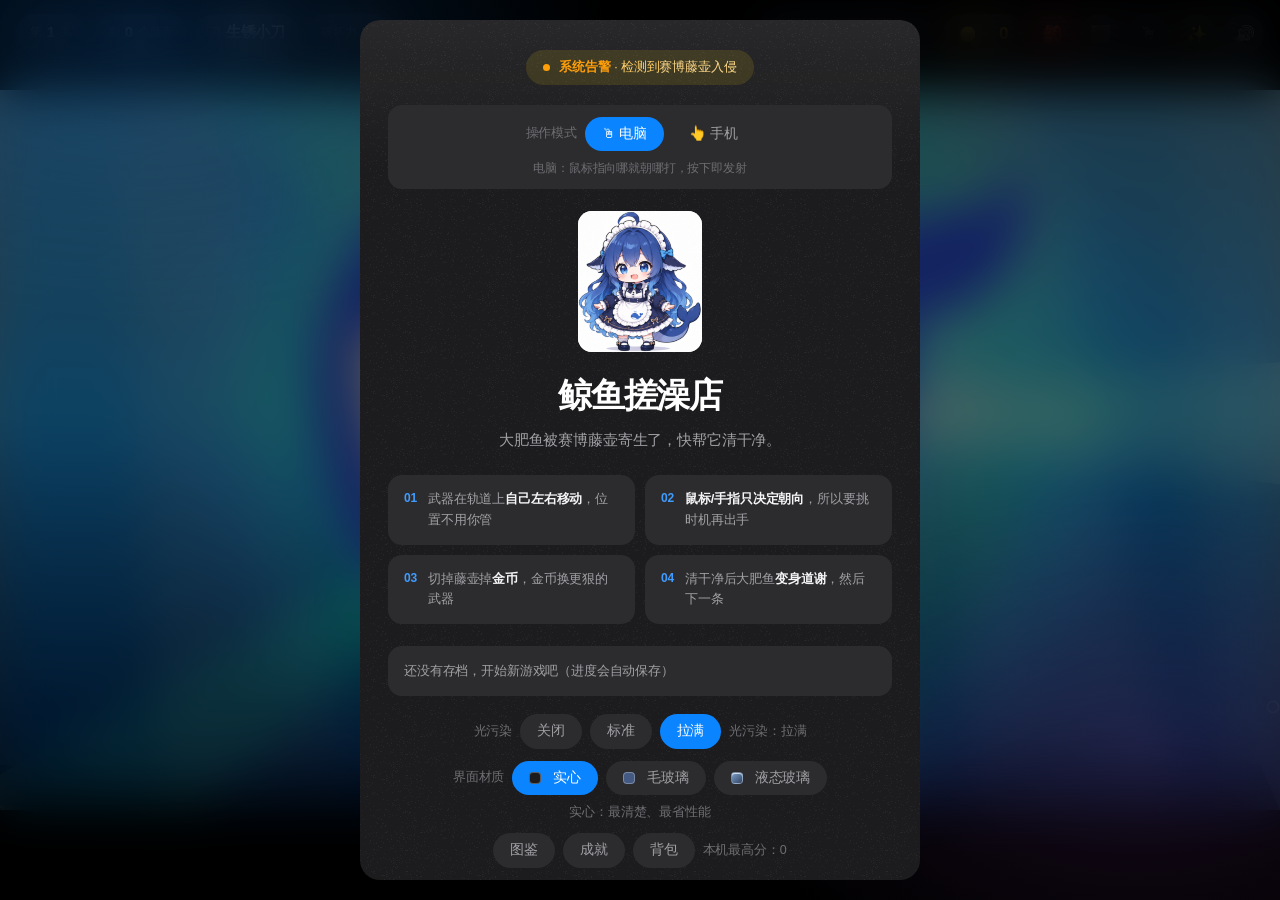
<file: index.html>
<!doctype html>
<html lang="zh-CN">
<head>
<meta charset="utf-8">
<meta name="viewport" content="width=device-width, initial-scale=1, maximum-scale=1, user-scalable=no">
<title>鲸鱼搓澡店 · Whale Spa</title>
<link rel="stylesheet" href="css/style.css">
</head>
<body>

<div id="app">
  <canvas id="stage"></canvas>

  <!-- 液态玻璃用的 SVG 滤镜（不可见；feDisplacementMap 做真实折射） -->
  <svg class="lgdefs" aria-hidden="true" focusable="false">
    <defs>
      <!-- 主折射：分形噪声 → 平滑 → 位移 -->
      <filter id="lg-dist" x="-15%" y="-15%" width="130%" height="130%" color-interpolation-filters="sRGB">
        <feTurbulence type="fractalNoise" baseFrequency="0.0055 0.0055" numOctaves="2" seed="11" result="noise" />
        <feGaussianBlur in="noise" stdDeviation="3.2" result="softNoise" />
        <feDisplacementMap in="SourceGraphic" in2="softNoise" scale="26"
          xChannelSelector="R" yChannelSelector="G" />
      </filter>
      <!-- 轻折射：给 HUD 小胶囊用，尺度更小、更省 -->
      <filter id="lg-dist-sm" x="-20%" y="-20%" width="140%" height="140%" color-interpolation-filters="sRGB">
        <feTurbulence type="fractalNoise" baseFrequency="0.02 0.02" numOctaves="1" seed="4" result="n2" />
        <feGaussianBlur in="n2" stdDeviation="2" result="s2" />
        <feDisplacementMap in="SourceGraphic" in2="s2" scale="7"
          xChannelSelector="R" yChannelSelector="G" />
      </filter>
    </defs>
  </svg>

  <!-- ------------------------------------------------------------------ HUD -->
  <div class="hud">
    <div class="hud-left">
      <div class="pill"><span class="k">第</span><b id="round">1</b><span class="k">关</span></div>
      <div class="pill"><span class="k">剩</span><b id="left">0</b><span class="k">个藤壶</span></div>
      <div class="pill"><span class="k">刀</span><b id="knifeName">生锈小刀</b></div>
      <div class="pill power" id="powerPill">
        <span class="k">破坏力</span><b id="power">0</b><i id="powerDelta" class="pdelta"></i>
      </div>
      <div class="pill combo"><b id="combo"></b><span id="comboTier" class="ctier"></span></div>
    </div>
    <div class="hud-right">
      <div class="airwrap" title="氧气：用完这轮就结束">
        <span class="airlabel">氧气</span>
        <div class="airbar"><i id="airFill"></i></div>
        <b id="airSecs">0s</b>
      </div>
      <div class="coinbox"><span class="coin">🪙</span><b id="coins">0</b></div>
      <button id="btnDev" class="icobtn hidden" title="开发者控制台（只在 ?dev=1 时出现）">🛠</button>
      <button id="btnBag" class="icobtn" title="背包：查看并切换武器">🎒</button>
      <button id="btnMat" class="icobtn" title="材质：实心 / 毛玻璃 / 液态玻璃">⬛</button>
      <button id="btnMode" class="icobtn" title="操作模式：PC / 手机">🖱</button>
      <button id="btnFx" class="icobtn" title="光污染模式：点击切换 关闭 / 标准 / 拉满">✨</button>
      <button id="btnSound" class="icobtn" title="音效开关">🔇</button>
    </div>
  </div>

  <!-- ------------------------------------------------------------------ title -->
  <div id="title" class="overlay show">
    <div class="panel">
      <div class="alertbar">
        <span class="alertdot"></span>
        <span><b>系统告警</b> · 检测到<em>赛博藤壶入侵</em></span>
      </div>
      <div class="moderow" id="moderow">
        <span class="modelab">操作模式</span>
        <button id="btnModePc" class="fxbtn on" data-mode="pc">🖱 电脑</button>
        <button id="btnModeTouch" class="fxbtn" data-mode="touch">👆 手机</button>
        <span id="modeInfo" class="fxnow">电脑：鼠标指向哪就朝哪打</span>
      </div>
      <img id="portrait" alt="鲸鱼女仆" class="portrait">
      <h1>鲸鱼搓澡店</h1>
      <p class="tag">大肥鱼被赛博藤壶寄生了，快帮它清干净。</p>
      <div class="briefgrid">
        <div class="bcell"><span class="bnum">01</span><span>武器在轨道上<b>自己左右移动</b>，位置不用你管</span></div>
        <div class="bcell"><span class="bnum">02</span><span><b>鼠标/手指只决定朝向</b>，所以要挑时机再出手</span></div>
        <div class="bcell"><span class="bnum">03</span><span>切掉藤壶掉<b>金币</b>，金币换更狠的武器</span></div>
        <div class="bcell"><span class="bnum">04</span><span>清干净后大肥鱼<b>变身道谢</b>，然后下一条</span></div>
      </div>
      <div id="saveInfo" class="saveinfo"></div>
      <div class="fxrow">
        <span class="fxlab">光污染</span>
        <button id="btnFxTitle" class="fxbtn" data-fx="off">关闭</button>
        <button id="btnFxTitle2" class="fxbtn" data-fx="normal">标准</button>
        <button id="btnFxTitle3" class="fxbtn" data-fx="max">拉满</button>
        <span id="fxInfo" class="fxnow">光污染：拉满</span>
      </div>
      <div class="matrow">
        <span class="fxlab">界面材质</span>
        <button id="btnMat1" class="fxbtn on" data-mat="solid"><i class="matsample s-solid"></i>实心</button>
        <button id="btnMat2" class="fxbtn" data-mat="glass"><i class="matsample s-glass"></i>毛玻璃</button>
        <button id="btnMat3" class="fxbtn" data-mat="liquid"><i class="matsample s-liquid"></i>液态玻璃</button>
        <span id="matInfo" class="fxnow">实心：最清楚、最省性能</span>
      </div>
      <div class="fxrow">
        <button id="btnCodexTitle" class="fxbtn">图鉴</button>
        <button id="btnAchvTitle" class="fxbtn">成就</button>
        <button id="btnBagTitle" class="fxbtn">背包</button>
        <span id="bestInfo" class="fxnow">本机最高分：0</span>
      </div>
      <button id="btnContinue" class="primary hidden">继续上次的进度</button>
      <button id="btnStart" class="primary">开始救援</button>
      <button id="btnWipe" class="ghost small hidden">删除存档（全部重置）</button>
      <p class="hint">进度自动保存在本机；换浏览器或清缓存会丢失。</p>
    </div>
  </div>

  <!-- ------------------------------------------------------------------ codex -->
  <div id="codex" class="overlay">
    <div class="panel wide">
      <header class="shophead">
        <h2>图鉴</h2>
        <div class="wallet" id="codexWallet">🪙 <b id="codexCoins">0</b></div>
      </header>
      <div class="codectabs">
        <button id="tab_types" class="fxbtn on" data-tab="types">藤壶图鉴</button>
        <button id="tab_items" class="fxbtn" data-tab="items">掉落物</button>
        <button id="tab_achv" class="fxbtn" data-tab="achv">成就</button>
        <button id="tab_hall" class="fxbtn" data-tab="hall">🏛 名人堂</button>
      </div>
      <div class="shopscroll" id="codexBody"></div>
      <div class="shopfoot">
        <button id="btnCodexClose" class="primary">返回</button>
      </div>
    </div>
  </div>

  <!-- ------------------------------------------------------------------ report -->
  <div id="report" class="overlay">
    <div class="panel report-panel">
      <h2>战绩图</h2>
      <p class="reporttip">保存下来发出去，让它们看看谁才是正统。</p>
      <div id="reportShot" class="reportshot"></div>
      <div class="fxrow">
        <a id="reportSave" class="fxbtn" download="whale-report.png">💾 保存图片</a>
        <button id="btnReportClose" class="fxbtn">关闭</button>
      </div>
    </div>
  </div>

  <!-- ------------------------------------------------------------------ ending -->
  <div id="ending" class="overlay">
    <div class="panel ending-panel">
      <div class="endingbadge">入侵已压制</div>
      <h2 id="endingTitle">评论区干净了</h2>
      <div class="endingtext" id="endingText"></div>
      <div class="endingstats" id="endingStats"></div>
      <p class="endingunlock" id="endingUnlock"></p>
      <button id="btnEnding" class="primary">继续 →</button>
    </div>
  </div>

  <!-- ------------------------------------------------------------------ bag -->
  <div id="bag" class="overlay">
    <div class="panel wide">
      <header class="shophead">
        <h2>背包</h2>
        <div class="wallet">🪙 <b id="bagCoins">0</b></div>
      </header>
      <div class="shoptabs" id="bagTabs">
        <button class="stab on" data-btab="weapon">武器</button>
        <button class="stab" data-btab="perk">特质</button>
        <button class="stab" data-btab="up">道具</button>
        <button class="stab" data-btab="item">收藏</button>
      </div>
      <div class="shopscroll" id="bagBody"></div>
      <div class="shopfoot">
        <button id="btnBagClose" class="primary">返回</button>
      </div>
    </div>
  </div>

  <!-- 一刀多杀播报（三角洲那种干净利落的） -->
  <div id="mkBadge" class="mkbadge"><b></b><i></i></div>

  <!-- 成就 / 收集 弹条 -->
  <div id="toast" class="toast"></div>

  <!-- ------------------------------------------------------------------ story -->
  <div id="story" class="overlay">
    <div class="panel story-panel">
      <div class="storyhead">
        <span class="storywave" id="storyWave">第 5 波</span>
        <span class="storykind">大肥鱼 · 通讯接入</span>
      </div>
      <h2 id="storyTitle">标题</h2>
      <p class="storytext" id="storyText">正文</p>
      <button id="btnStory" class="primary">继续清理 →</button>
    </div>
  </div>

  <!-- ------------------------------------------------------------------ shop -->
  <div id="shop" class="overlay">
    <div class="panel wide">
      <header class="shophead">
        <h2>结算 · 换更好的武器</h2>
        <div class="wallet">🪙 <b id="shopCoins">0</b></div>
      </header>

      <div class="invasion" id="invasion">
        <div class="invlabel">
          <span>🧬 赛博藤壶入侵清除度</span>
          <b id="invPct">0%</b>
        </div>
        <div class="invbar"><i id="invFill"></i></div>
        <div class="invsub" id="invSub">已清理 0 波</div>
      </div>

      <div class="shoptabs" id="shopTabs">
        <button class="stab on" data-stab="trend">热搜</button>
        <button class="stab" data-stab="gacha">抽卡</button>
        <button class="stab" data-stab="knife">武器</button>
        <button class="stab" data-stab="perk">特质</button>
        <button class="stab" data-stab="up">道具</button>
      </div>

      <div class="shopscroll" id="shopScroll" data-active="trend">
        <section class="shopsec" data-sec="trend">
          <p class="sechint">根据你这一局干了什么，实时生成的假热搜。</p>
          <div id="trendList" class="trend"></div>
        </section>

        <section class="shopsec" data-sec="gacha">
          <p class="sechint">
            <b>剑 / 电锯 / 一只更大的藤壶</b>这类能贯穿的武器，商店不卖，<b>只能抽</b>。<br>
            SSR 只出穿刺武器，绝不会抽到普通刀。连抽 20 次没出 SSR 必出一次。
          </p>
          <div class="gacharow">
            <button id="btnGacha1" class="fxbtn">单抽 · 🪙150</button>
            <button id="btnGacha10" class="fxbtn gold">十连 · 🪙1350<span class="sub2">必出 SR 以上</span></button>
          </div>
          <div id="gachaPity" class="gachapity"></div>
          <div id="gachaLog" class="gachalog"></div>
        </section>

        <section class="shopsec" data-sec="knife">
          <p class="sechint">商店只有这些不贯穿的刀。想要剑就去抽卡。</p>
          <div id="knifeList" class="cards"></div>
        </section>

        <section class="shopsec" data-sec="perk">
          <p class="sechint">买了就一直有，带专属特效。</p>
          <div id="perkList" class="cards perks"></div>
        </section>

        <section class="shopsec" data-sec="up">
          <p class="sechint">数值型升级，每级都立刻生效。</p>
          <div id="upgradeList" class="cards upgrades"></div>
        </section>
      </div>

      <p id="saveState" class="savestate"></p>
      <div class="shopfoot">
        <button id="btnResume" class="primary">下一条鲸鱼 →</button>
        <button id="btnBagShop" class="ghost">背包</button>
        <button id="btnCodex" class="ghost">图鉴</button>
        <button id="btnReport" class="ghost">战绩图</button>
        <button id="btnRestart" class="ghost">重新开始</button>
        <button id="btnWipe2" class="ghost">删除存档</button>
      </div>
    </div>
  </div>
</div>

<script src="js/rules.js"></script>
<script src="js/lore.js"></script>
<script src="js/save.js"></script>
<script src="js/assets.js"></script>
<script src="js/weapons.js"></script>
  <script src="js/gameart.js"></script>
  <script src="js/juice.js"></script>
<script src="js/game.js"></script>
</body>
</html>
</file>
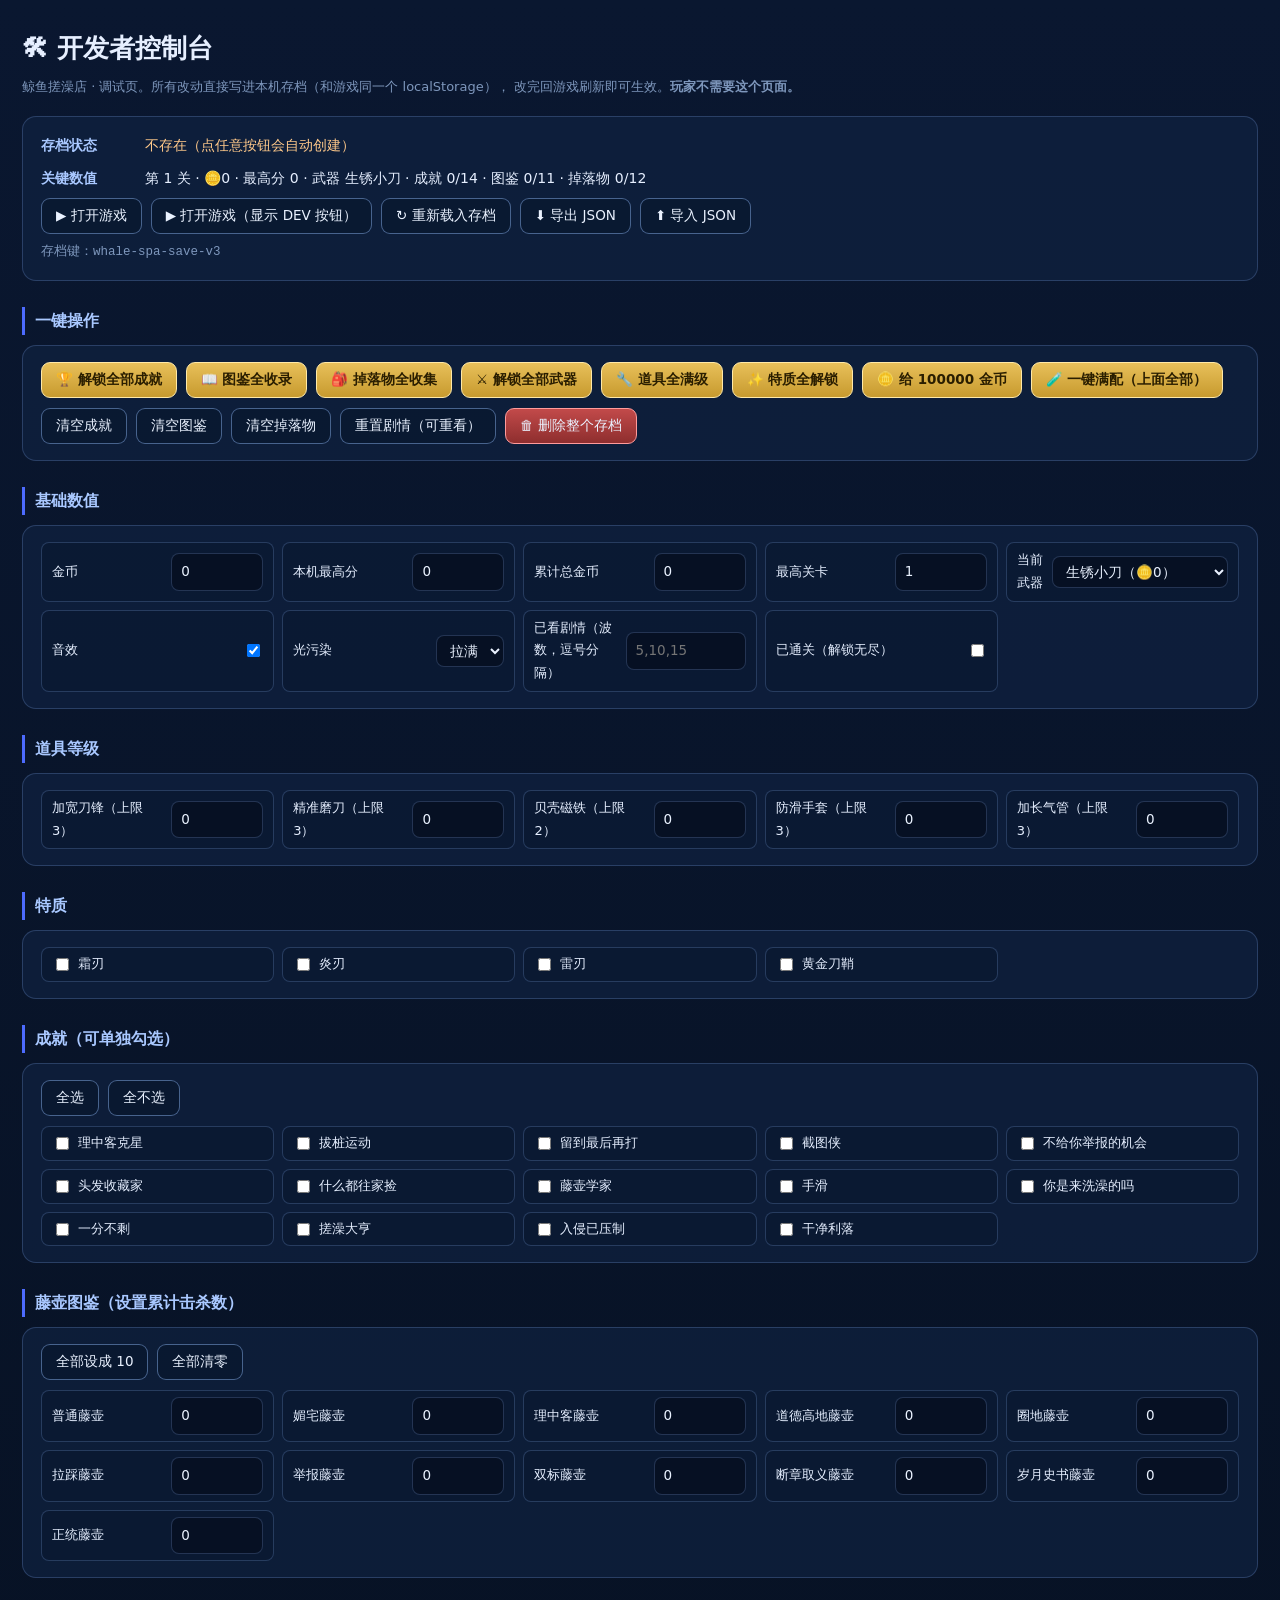
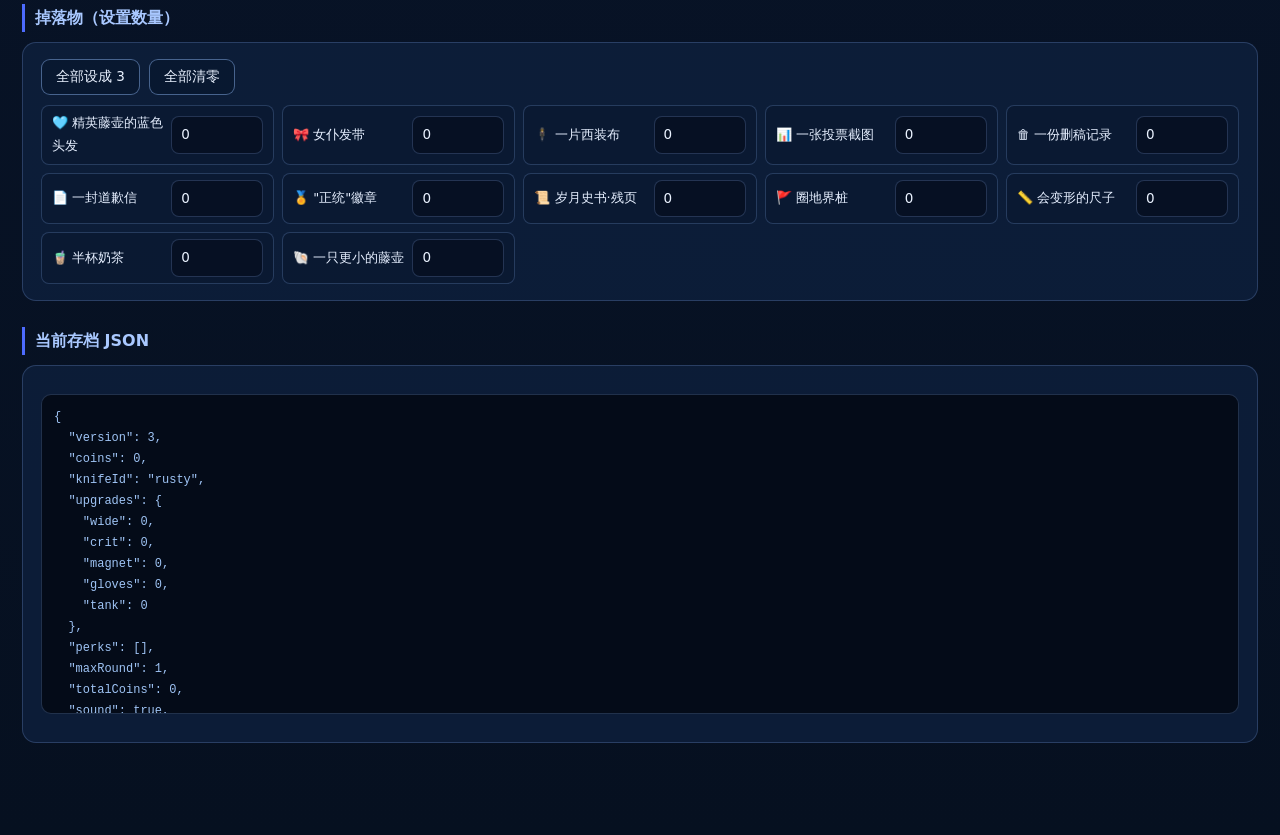
<file: dev.html>
<!doctype html>
<html lang="zh-CN">
<head>
<meta charset="utf-8">
<meta name="viewport" content="width=device-width, initial-scale=1">
<title>开发者控制台 · 鲸鱼搓澡店</title>
<style>
  :root { --line: rgba(140,180,255,.22); --gold: #FFD45E; }
  * { box-sizing: border-box; }
  body {
    margin: 0; padding: 26px 22px 80px;
    background: linear-gradient(180deg, #0A1730, #061020);
    color: #E6EFFF; font: 14px/1.75 "Segoe UI", system-ui, "Microsoft YaHei", sans-serif;
  }
  h1 { margin: 0 0 4px; font-size: 26px; }
  h2 { margin: 26px 0 10px; font-size: 16px; color: #A9C8FF; border-left: 3px solid #4D6BFE; padding-left: 10px; }
  .sub { color: #7E97BC; font-size: 13px; margin-bottom: 18px; }
  .card {
    background: rgba(16,34,64,.72); border: 1px solid var(--line);
    border-radius: 14px; padding: 16px 18px; margin-bottom: 14px;
  }
  .row { display: flex; flex-wrap: wrap; gap: 9px; align-items: center; }
  button {
    background: linear-gradient(180deg, rgba(70,110,200,.95), rgba(40,70,150,.95));
    border: 1px solid rgba(150,190,255,.45); color: #EAF2FF;
    border-radius: 9px; padding: 8px 14px; font-size: 13.5px; cursor: pointer;
    font-family: inherit;
  }
  button:hover { filter: brightness(1.18); }
  button.gold { background: linear-gradient(180deg, #E8C05A, #C79A2E); color: #2A1E00; font-weight: 700; border-color: #FFE9A8; }
  button.red { background: linear-gradient(180deg, #C24A4A, #8E2E2E); border-color: #FF9B9B; }
  button.ghost { background: rgba(8,22,44,.6); }
  input[type=number], input[type=text], select {
    background: rgba(6,16,34,.85); border: 1px solid var(--line); color: #EAF2FF;
    border-radius: 8px; padding: 6px 9px; font: inherit; font-size: 13.5px;
  }
  input[type=number] { width: 92px; }
  input[type=text] { width: 120px; }
  label.chk { display: inline-flex; align-items: center; gap: 6px; font-size: 13px;
    background: rgba(8,22,44,.5); border: 1px solid var(--line); border-radius: 8px; padding: 5px 10px; cursor: pointer; }
  label.chk input { accent-color: #4D6BFE; }
  .grid { display: grid; grid-template-columns: repeat(auto-fill, minmax(230px, 1fr)); gap: 8px; }
  .itemrow { display: flex; align-items: center; gap: 8px; font-size: 13px;
    background: rgba(8,22,44,.5); border: 1px solid var(--line); border-radius: 8px; padding: 6px 10px; }
  .itemrow span.n { flex: 1; }
  .status { position: fixed; right: 16px; bottom: 16px; max-width: 420px;
    background: rgba(20,46,30,.95); border: 1px solid rgba(120,230,160,.5);
    border-radius: 10px; padding: 10px 14px; font-size: 13px; color: #CFF5DD;
    opacity: 0; transition: opacity .25s; pointer-events: none; }
  .status.on { opacity: 1; }
  .status.bad { background: rgba(52,20,20,.95); border-color: rgba(255,140,140,.5); color: #FFD6D6; }
  pre { background: rgba(4,10,22,.9); border: 1px solid var(--line); border-radius: 10px;
    padding: 12px; font-size: 12px; color: #9FC4F5; overflow: auto; max-height: 320px; }
  a { color: #8FC0FF; }
  .hint { font-size: 12.5px; color: #7E97BC; margin-top: 6px; }
  .warn { font-size: 13px; color: #FFC98A; margin-bottom: 8px; }
  .kv { display: flex; gap: 8px; align-items: center; margin-bottom: 8px; flex-wrap: wrap; }
  .kv > b { width: 96px; color: #A9C8FF; font-weight: 600; }
</style>
</head>
<body>

<h1>🛠 开发者控制台</h1>
<div class="sub">
  鲸鱼搓澡店 · 调试页。所有改动直接写进本机存档（和游戏同一个 localStorage），
  改完回游戏刷新即可生效。<b>玩家不需要这个页面。</b>
</div>

<div class="card">
  <div class="kv"><b>存档状态</b><span id="saveStatus">读取中…</span></div>
  <div class="kv"><b>关键数值</b><span id="saveSummary">—</span></div>
  <div class="row">
    <button class="ghost" onclick="location.href='index.html'">▶ 打开游戏</button>
    <button class="ghost" onclick="location.href='index.html?dev=1'">▶ 打开游戏（显示 DEV 按钮）</button>
    <button class="ghost" id="btnReload">↻ 重新载入存档</button>
    <button class="ghost" id="btnExport">⬇ 导出 JSON</button>
    <button class="ghost" id="btnImport">⬆ 导入 JSON</button>
  </div>
  <div class="hint">存档键：<code id="saveKey">—</code></div>
</div>

<h2>一键操作</h2>
<div class="card">
  <div class="row">
    <button class="gold" id="btnUnlockAllAchv">🏆 解锁全部成就</button>
    <button class="gold" id="btnFillCodex">📖 图鉴全收录</button>
    <button class="gold" id="btnFillItems">🎒 掉落物全收集</button>
    <button class="gold" id="btnAllWeapons">⚔ 解锁全部武器</button>
    <button class="gold" id="btnMaxUpgrades">🔧 道具全满级</button>
    <button class="gold" id="btnAllPerks">✨ 特质全解锁</button>
    <button class="gold" id="btnRich">🪙 给 100000 金币</button>
    <button class="gold" id="btnGodMode">🧪 一键满配（上面全部）</button>
  </div>
  <div class="row" style="margin-top:10px">
    <button class="ghost" id="btnResetAchv">清空成就</button>
    <button class="ghost" id="btnResetCodex">清空图鉴</button>
    <button class="ghost" id="btnResetItems">清空掉落物</button>
    <button class="ghost" id="btnResetStory">重置剧情（可重看）</button>
    <button class="red" id="btnWipe">🗑 删除整个存档</button>
  </div>
</div>

<h2>基础数值</h2>
<div class="card">
  <div class="grid">
    <div class="itemrow"><span class="n">金币</span><input type="number" id="f_coins" min="0"></div>
    <div class="itemrow"><span class="n">本机最高分</span><input type="number" id="f_bestScore" min="0"></div>
    <div class="itemrow"><span class="n">累计总金币</span><input type="number" id="f_totalCoins" min="0"></div>
    <div class="itemrow"><span class="n">最高关卡</span><input type="number" id="f_maxRound" min="1"></div>
    <div class="itemrow"><span class="n">当前武器</span><select id="f_knifeId"></select></div>
    <div class="itemrow"><span class="n">音效</span><input type="checkbox" id="f_sound"></div>
    <div class="itemrow"><span class="n">光污染</span>
      <select id="f_fx">
        <option value="off">关闭</option>
        <option value="normal">标准</option>
        <option value="max">拉满</option>
      </select>
    </div>
    <div class="itemrow"><span class="n">已看剧情（波数，逗号分隔）</span><input type="text" id="f_storySeen" placeholder="5,10,15"></div>
    <div class="itemrow"><span class="n">已通关（解锁无尽）</span><input type="checkbox" id="f_gameCleared"></div>
  </div>
</div>

<h2>道具等级</h2>
<div class="card"><div class="grid" id="upgrades"></div></div>

<h2>特质</h2>
<div class="card"><div class="grid" id="perks"></div></div>

<h2>成就（可单独勾选）</h2>
<div class="card">
  <div class="row" style="margin-bottom:10px">
    <button class="ghost" id="achvAll">全选</button>
    <button class="ghost" id="achvNone">全不选</button>
  </div>
  <div class="grid" id="achvList"></div>
</div>

<h2>藤壶图鉴（设置累计击杀数）</h2>
<div class="card">
  <div class="row" style="margin-bottom:10px">
    <button class="ghost" id="codexAll10">全部设成 10</button>
    <button class="ghost" id="codexAll0">全部清零</button>
  </div>
  <div class="grid" id="codexList"></div>
</div>

<h2>掉落物（设置数量）</h2>
<div class="card">
  <div class="row" style="margin-bottom:10px">
    <button class="ghost" id="itemsAll3">全部设成 3</button>
    <button class="ghost" id="itemsAll0">全部清零</button>
  </div>
  <div class="grid" id="itemsList"></div>
</div>

<h2>当前存档 JSON</h2>
<div class="card"><pre id="jsonView">—</pre></div>

<textarea id="ioBox" style="display:none"></textarea>
<div class="status" id="status"></div>

<script src="js/rules.js"></script>
<script src="js/lore.js"></script>
<script src="js/save.js"></script>
<script>
(function () {
  const R = window.WhaleRules, L = window.WhaleLore, S = window.WhaleSave;
  let data = null;

  const $ = (id) => document.getElementById(id);
  const statusEl = $('status');
  let statusTimer = null;
  function status(msg, bad) {
    statusEl.textContent = msg;
    statusEl.className = 'status on' + (bad ? ' bad' : '');
    clearTimeout(statusTimer);
    statusTimer = setTimeout(() => { statusEl.className = 'status'; }, 2200);
  }

  // ---------------- 存档读写 ----------------
  function freshData() {
    const r = S.load();
    if (r.ok) return r.data;
    // 没有存档就用空档；同时保证所有字段都在
    const b = S.blank ? S.blank() : {};
    b.items = b.items || {};
    b.killedByType = b.killedByType || {};
    b.achievements = b.achievements || [];
    b.bestScore = b.bestScore || 0;
    b.storySeen = b.storySeen || [];
    b.perks = b.perks || [];
    b.upgrades = b.upgrades || {};
    return b;
  }

  function write(label) {
    const r = S.save(data);
    if (!r.ok) { status('写入失败：' + (r.reason || '未知') + '（浏览器可能禁用了本地存储）', true); return false; }
    status('已写入存档' + (label ? '：' + label : ''));
    render();
    return true;
  }

  function loadAndRender() {
    data = freshData();
    render();
  }

  // ---------------- 渲染 ----------------
  function render() {
    if (!data) return;
    $('saveKey').textContent = S.KEY;
    const has = S.load().ok;
    $('saveStatus').textContent = has ? '存在（本机有存档）' : '不存在（点任意按钮会自动创建）';
    $('saveStatus').style.color = has ? '#9BE7C4' : '#FFC98A';
    $('saveSummary').textContent =
      `第 ${data.maxRound} 关 · 🪙${data.coins} · 最高分 ${data.bestScore} · ` +
      `武器 ${(R.knifeById(data.knifeId) || {}).name || data.knifeId} · ` +
      `成就 ${(data.achievements || []).length}/${L.ACHIEVEMENTS.length} · ` +
      `图鉴 ${Object.keys(data.killedByType || {}).length}/${L.TYPES.length} · ` +
      `掉落物 ${Object.values(data.items || {}).filter(v => v > 0).length}/${L.ITEMS.length}`;

    // 基础字段
    $('f_coins').value = data.coins || 0;
    $('f_bestScore').value = data.bestScore || 0;
    $('f_totalCoins').value = data.totalCoins || 0;
    $('f_maxRound').value = data.maxRound || 1;
    $('f_sound').checked = data.sound !== false;
    $('f_fx').value = data.fx || 'max';
    $('f_storySeen').value = (data.storySeen || []).join(',');
    $('f_gameCleared').checked = !!data.gameCleared;
    const sel = $('f_knifeId');
    if (!sel.options.length) {
      for (const k of R.KNIVES) {
        const o = document.createElement('option');
        o.value = k.id; o.textContent = k.name + '（🪙' + k.cost + '）';
        sel.appendChild(o);
      }
    }
    sel.value = data.knifeId || 'rusty';

    // 道具
    const up = $('upgrades');
    up.innerHTML = '';
    for (const u of R.UPGRADES) {
      const d = document.createElement('div');
      d.className = 'itemrow';
      d.innerHTML = `<span class="n">${u.name}（上限 ${u.max}）</span>`;
      const i = document.createElement('input');
      i.type = 'number'; i.min = 0; i.max = u.max;
      i.value = (data.upgrades || {})[u.id] || 0;
      i.onchange = () => {
        data.upgrades = data.upgrades || {};
        data.upgrades[u.id] = Math.max(0, Math.min(u.max, Number(i.value) || 0));
        write(u.name);
      };
      d.appendChild(i);
      up.appendChild(d);
    }

    // 特质
    const pk = $('perks');
    pk.innerHTML = '';
    for (const p of R.PERKS) {
      const lab = document.createElement('label');
      lab.className = 'chk';
      const cb = document.createElement('input');
      cb.type = 'checkbox';
      cb.checked = (data.perks || []).includes(p.id);
      cb.onchange = () => {
        data.perks = data.perks || [];
        if (cb.checked) { if (!data.perks.includes(p.id)) data.perks.push(p.id); }
        else data.perks = data.perks.filter(x => x !== p.id);
        write(p.name);
      };
      lab.appendChild(cb);
      lab.appendChild(document.createTextNode(p.name));
      pk.appendChild(lab);
    }

    // 成就
    const al = $('achvList');
    al.innerHTML = '';
    for (const a of L.ACHIEVEMENTS) {
      const lab = document.createElement('label');
      lab.className = 'chk';
      const cb = document.createElement('input');
      cb.type = 'checkbox';
      cb.checked = (data.achievements || []).includes(a.id);
      cb.onchange = () => {
        data.achievements = data.achievements || [];
        if (cb.checked) { if (!data.achievements.includes(a.id)) data.achievements.push(a.id); }
        else data.achievements = data.achievements.filter(x => x !== a.id);
        write('成就 ' + a.name);
      };
      lab.appendChild(cb);
      lab.appendChild(document.createTextNode(a.name));
      lab.title = a.desc;
      al.appendChild(lab);
    }

    // 图鉴
    const cl = $('codexList');
    cl.innerHTML = '';
    for (const t of L.TYPES) {
      const d = document.createElement('div');
      d.className = 'itemrow';
      d.innerHTML = `<span class="n">${t.name}</span>`;
      const i = document.createElement('input');
      i.type = 'number'; i.min = 0;
      i.value = (data.killedByType || {})[t.id] || 0;
      i.onchange = () => {
        data.killedByType = data.killedByType || {};
        data.killedByType[t.id] = Math.max(0, Number(i.value) || 0);
        write('图鉴 ' + t.name);
      };
      d.appendChild(i);
      cl.appendChild(d);
    }

    // 掉落物
    const il = $('itemsList');
    il.innerHTML = '';
    for (const it of L.ITEMS) {
      const d = document.createElement('div');
      d.className = 'itemrow';
      d.innerHTML = `<span class="n">${it.icon} ${it.name}</span>`;
      const i = document.createElement('input');
      i.type = 'number'; i.min = 0;
      i.value = (data.items || {})[it.id] || 0;
      i.onchange = () => {
        data.items = data.items || {};
        data.items[it.id] = Math.max(0, Number(i.value) || 0);
        write('掉落物 ' + it.name);
      };
      d.appendChild(i);
      il.appendChild(d);
    }

    $('jsonView').textContent = JSON.stringify(data, null, 2);
  }

  // ---------------- 基础字段绑定 ----------------
  const bind = (id, key, cast, label) => {
    $(id).onchange = () => {
      data[key] = cast($(id).value);
      write(label);
    };
  };
  bind('f_coins', 'coins', v => Math.max(0, Math.round(Number(v) || 0)), '金币');
  bind('f_bestScore', 'bestScore', v => Math.max(0, Math.round(Number(v) || 0)), '最高分');
  bind('f_totalCoins', 'totalCoins', v => Math.max(0, Math.round(Number(v) || 0)), '总金币');
  bind('f_maxRound', 'maxRound', v => Math.max(1, Math.round(Number(v) || 1)), '最高关卡');
  $('f_knifeId').onchange = () => { data.knifeId = $('f_knifeId').value; write('武器'); };
  $('f_sound').onchange = () => { data.sound = $('f_sound').checked; write('音效'); };
  $('f_fx').onchange = () => { data.fx = $('f_fx').value; write('光污染'); };
  $('f_gameCleared').onchange = () => { data.gameCleared = $('f_gameCleared').checked; write('通关状态'); };
  $('f_storySeen').onchange = () => {
    data.storySeen = $('f_storySeen').value.split(',')
      .map(x => Number(x.trim())).filter(x => isFinite(x) && x > 0);
    write('剧情');
  };

  // ---------------- 一键操作 ----------------
  const on = (id, fn) => { $(id).onclick = fn; };

  on('btnUnlockAllAchv', () => {
    data.achievements = L.ACHIEVEMENTS.map(a => a.id);
    write('解锁全部成就（' + data.achievements.length + ' 个）');
  });
  on('btnFillCodex', () => {
    data.killedByType = data.killedByType || {};
    for (const t of L.TYPES) data.killedByType[t.id] = Math.max(1, data.killedByType[t.id] || 0);
    write('图鉴全收录');
  });
  on('btnFillItems', () => {
    data.items = data.items || {};
    for (const i of L.ITEMS) data.items[i.id] = Math.max(1, data.items[i.id] || 0);
    write('掉落物全收集');
  });
  on('btnAllWeapons', () => {
    const last = R.KNIVES[R.KNIVES.length - 1];
    data.knifeId = last.id;
    write('解锁全部武器（当前=' + last.name + '）');
  });
  on('btnMaxUpgrades', () => {
    data.upgrades = data.upgrades || {};
    for (const u of R.UPGRADES) data.upgrades[u.id] = u.max;
    write('道具全满级');
  });
  on('btnAllPerks', () => {
    data.perks = R.PERKS.map(p => p.id);
    write('特质全解锁');
  });
  on('btnRich', () => { data.coins = 100000; data.totalCoins = 100000; write('给 100000 金币'); });
  on('btnGodMode', () => {
    data.coins = 100000; data.totalCoins = 100000;
    data.achievements = L.ACHIEVEMENTS.map(a => a.id);
    data.killedByType = {}; for (const t of L.TYPES) data.killedByType[t.id] = 5;
    data.items = {}; for (const i of L.ITEMS) data.items[i.id] = 3;
    data.perks = R.PERKS.map(p => p.id);
    data.upgrades = {}; for (const u of R.UPGRADES) data.upgrades[u.id] = u.max;
    data.knifeId = R.KNIVES[R.KNIVES.length - 1].id;
    data.bestScore = 9999;
    write('一键满配');
  });

  on('btnResetAchv', () => { data.achievements = []; write('清空成就'); });
  on('btnResetCodex', () => { data.killedByType = {}; write('清空图鉴'); });
  on('btnResetItems', () => { data.items = {}; write('清空掉落物'); });
  on('btnResetStory', () => { data.storySeen = []; write('重置剧情'); });
  on('btnWipe', () => {
    if (!confirm('确定删除整个存档？这会清掉金币、武器、图鉴、成就、最高分。')) return;
    S.clear();
    data = freshData();
    render();
    status('已删除整个存档');
  });

  on('achvAll', () => { data.achievements = L.ACHIEVEMENTS.map(a => a.id); write('成就全选'); });
  on('achvNone', () => { data.achievements = []; write('成就全不选'); });
  on('codexAll10', () => {
    data.killedByType = {}; for (const t of L.TYPES) data.killedByType[t.id] = 10;
    write('图鉴全设成 10');
  });
  on('codexAll0', () => { data.killedByType = {}; write('图鉴清零'); });
  on('itemsAll3', () => {
    data.items = {}; for (const i of L.ITEMS) data.items[i.id] = 3;
    write('掉落物全设成 3');
  });
  on('itemsAll0', () => { data.items = {}; write('掉落物清零'); });

  on('btnReload', loadAndRender);
  on('btnExport', () => {
    const txt = JSON.stringify(data, null, 2);
    navigator.clipboard && navigator.clipboard.writeText(txt);
    const box = $('ioBox');
    box.style.display = 'block';
    box.value = txt;
    box.select();
    status('已复制到剪贴板 / 下方文本框');
  });
  on('btnImport', () => {
    const box = $('ioBox');
    if (box.style.display === 'none') {
      box.style.display = 'block';
      box.value = JSON.stringify(data, null, 2);
      status('在下方文本框粘贴 JSON，再点一次「导入 JSON」');
      return;
    }
    try {
      const parsed = JSON.parse(box.value);
      data = Object.assign(freshData(), parsed);
      write('从 JSON 导入');
      box.style.display = 'none';
    } catch (e) {
      status('JSON 解析失败：' + e.message, true);
    }
  });

  loadAndRender();
})();
</script>
</body>
</html>
</file>
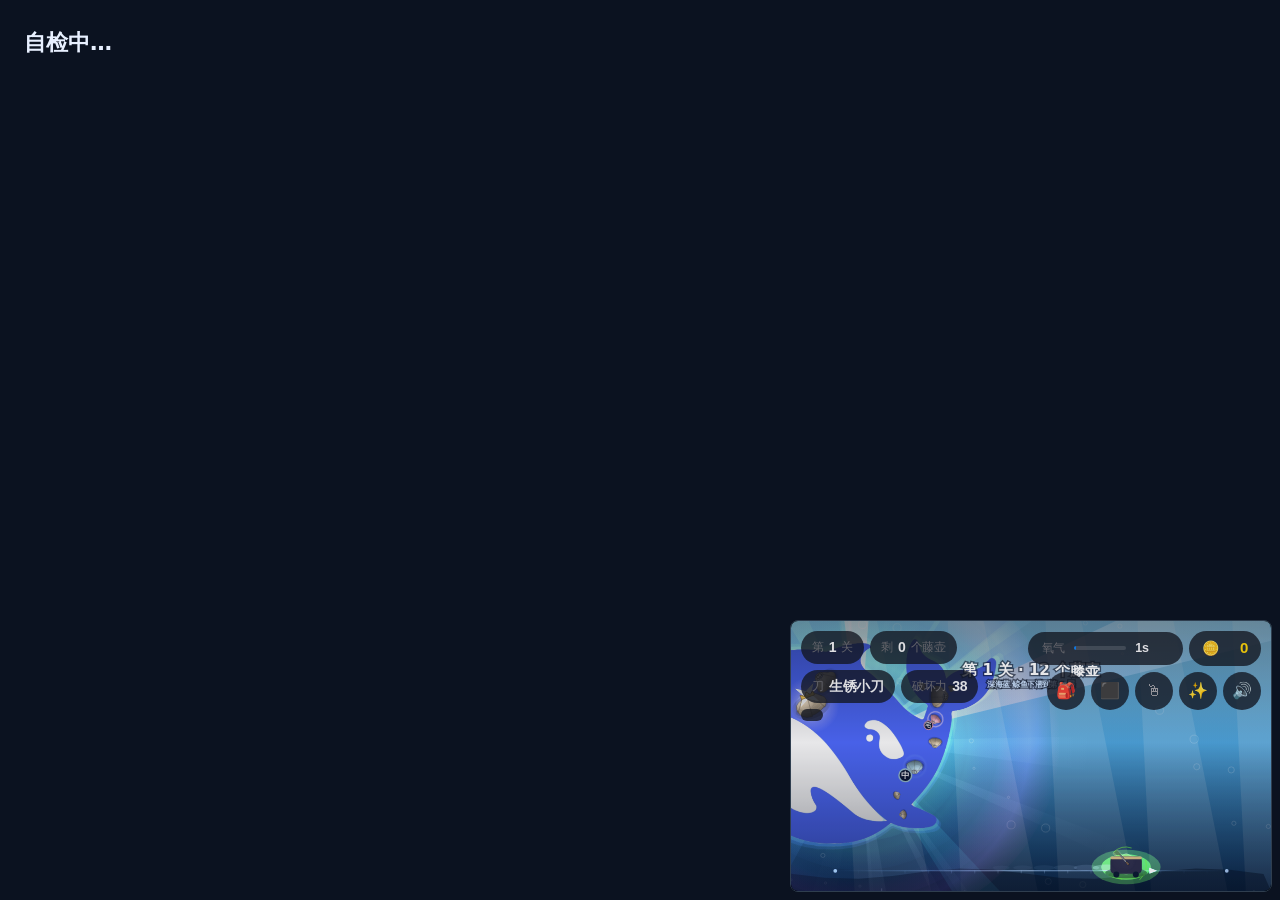
<file: selftest.html>
<!doctype html>
<html lang="zh-CN">
<head>
<meta charset="utf-8">
<title>等待自检…</title>
<style>
  body { margin: 0; background: #0b1220; color: #e8f0ff; font: 16px/1.7 'Segoe UI', system-ui, sans-serif; padding: 24px; }
  #result { font-size: 22px; font-weight: 700; margin-bottom: 12px; }
  .ok { color: #6ee7a8; }
  .bad { color: #ff8a8a; }
  pre { background: rgba(255,255,255,.06); padding: 12px; border-radius: 10px; white-space: pre-wrap; }
  iframe { position: fixed; right: 8px; bottom: 8px; width: 480px; height: 270px; border: 1px solid #345; border-radius: 8px; opacity: .9; }
</style>
</head>
<body>
<div id="result">自检中…</div>
<div id="detail"></div>
<iframe id="stage" src="index.html"></iframe>
<script>
/*
 * 浏览器自检：在真实浏览器里跑起游戏（用 iframe 加载 index.html），
 * 检查：脚本是否报错、鲸鱼路径是否有效、开局后藤壶是否长出、画面是否真的画出东西。
 * 结果写进标题和 DOM，方便用浏览器的 --dump-dom 读取。
 */
(function () {
  const lines = [];
  let failed = 0;
  const ok = (cond, msg) => { lines.push((cond ? '通过  ' : '失败  ') + msg); if (!cond) failed++; };
  const errors = [];

  const finish = (extra) => {
    if (extra) lines.push(extra);
    const el = document.getElementById('result');
    el.className = failed ? 'bad' : 'ok';
    el.textContent = failed ? `自检失败：${failed} 项` : '自检全部通过';
    document.getElementById('detail').innerHTML = '<pre>' + lines.join('\n') + '</pre>';
    document.title = (failed ? 'SELFTEST-FAIL-' + failed : 'SELFTEST-PASS') + ' | ' + lines.join(' || ');
  };

  // 捕获 iframe 里的脚本错误
  window.addEventListener('error', (e) => { errors.push('window error: ' + e.message); });
  const frame = document.getElementById('stage');

  frame.addEventListener('load', () => {
    const w = frame.contentWindow;
    const d = frame.contentDocument;
    w.addEventListener('error', (e) => errors.push('frame error: ' + e.message));

    setTimeout(() => {
      try {
        ok(errors.length === 0, `页面无脚本错误${errors.length ? '：' + errors.join('; ') : ''}`);
        ok(!!w.WHALE_ASSETS, 'assets.js 已加载（WHALE_ASSETS 存在）');
        const A = w.WHALE_ASSETS || {};
        ok(typeof A.markPath === 'string' && A.markPath.length > 1000, `鲸鱼路径数据有效（${(A.markPath || '').length} 字符）`);
        ok(Array.isArray(A.anchors) && A.anchors.length > 100, `藤壶落点 ${(A.anchors || []).length} 个`);
        ok(typeof A.whaleSrc === 'string' && A.whaleSrc.indexOf('data:image/png') === 0, '鲸鱼贴图已内嵌');
        ok(typeof A.avatarSrc === 'string' && A.avatarSrc.indexOf('data:image/png') === 0, '变身形象（Q 版女仆立绘）已内嵌');
        ok(typeof A.handSrc === 'string' && A.handSrc.indexOf('data:image/png') === 0, '手部素材已内嵌');
        ok(!!w.Path2D, 'Path2D 可用');

        // 存档系统
        ok(!!w.WhaleSave, '存档模块已加载（WhaleSave）');
        if (w.WhaleSave) {
          const probe = w.WhaleSave.save({ coins: 1, knifeId: 'rusty', upgrades: {}, perks: [], maxRound: 1, totalCoins: 1, sound: true });
          ok(probe.ok, probe.ok ? '存档可写（localStorage 正常）' : `存档不可写：${probe.reason}（不影响玩，只是不保存）`);
          const back = w.WhaleSave.load();
          ok(back.ok && back.data.coins === 1, '存档可读且内容正确');
          w.WhaleSave.clear();
        }

        // 武器表：要有直刺的剑
        if (w.WhaleRules) {
          const swords = w.WhaleRules.KNIVES.filter(k => k.kind === 'thrust');
          ok(swords.length >= 1, `武器表里有 ${swords.length} 把直刺剑：${swords.map(s => s.name).join('、')}`);
          ok(w.WhaleRules.PERKS && w.WhaleRules.PERKS.length >= 1, `特质 ${w.WhaleRules.PERKS.length} 个`);
        } else {
          ok(false, '规则模块 WhaleRules 没加载');
        }

        // 真的把鲸鱼路径塞进 Path2D，看会不会抛错（浏览器会校验路径语法）
        let pathOk = false, pathErr = '';
        try { new w.Path2D(A.markPath); pathOk = true; } catch (e) { pathErr = e.message; }
        ok(pathOk, 'Path2D 能解析鲸鱼路径' + (pathOk ? '' : '：' + pathErr));

        // 商店里的卡片画刀：说明 canvas 2d 上下文正常
        const canvas = d.getElementById('stage');
        ok(canvas && canvas.width > 0 && canvas.height > 0, `游戏画布已按尺寸初始化（${canvas && canvas.width}x${canvas && canvas.height}）`);
        const ctx = canvas && canvas.getContext('2d');
        ok(!!ctx, 'canvas 2d 上下文可用');

        // 点开始，跑一会儿，看藤壶是否长出来、画布是否被绘制
        const btn = d.getElementById('btnStart');
        ok(!!btn, '找到开始按钮');
        if (btn) btn.click();

        setTimeout(() => {
          const dbg = w.__whaleDebug;
          ok(!!dbg, '能读到游戏内部状态');
          if (dbg) {
            ok(dbg.barnacles.length > 0, `开局长出 ${dbg.barnacles.length} 个藤壶`);
            ok(dbg.phase === 'arrive' || dbg.phase === 'play', `游戏阶段正常（${dbg.phase}）`);
            ok(dbg.whale.x > -2000 && dbg.whale.x < 4000, `鲸鱼位置合理（x=${Math.round(dbg.whale.x)}）`);
            const hud = d.getElementById('left');
            ok(hud && hud.textContent !== '0', `HUD 剩余藤壶数已更新（${hud && hud.textContent}）`);
          }

          // 画面是否真的画了东西：取画布中央区域，统计非背景色像素
          try {
            const px = ctx.getImageData(Math.round(canvas.width * 0.3), Math.round(canvas.height * 0.3),
              Math.round(canvas.width * 0.4), Math.round(canvas.height * 0.4)).data;
            let distinct = new Set();
            for (let i = 0; i < px.length; i += 4 * 37) distinct.add(px[i] + ',' + px[i + 1] + ',' + px[i + 2]);
            ok(distinct.size > 3, `画布确实绘制了内容（中央区域有 ${distinct.size} 种颜色）`);
          } catch (e) {
            ok(false, '读取画布像素失败：' + e.message);
          }
          finish();
        }, 2500);
      } catch (e) {
        lines.push('自检过程抛错：' + e.message + '\n' + e.stack);
        failed++;
        finish();
      }
    }, 800);
  });
})();
</script>
</body>
</html>
</file>
<file: css/style.css>
/* ==========================================================================
   鲸鱼搓澡店 · 样式表
   美术风格：Apple / iOS 深色
     · 字体走 SF Pro 那一套（-apple-system 优先），标题收紧字距
     · 背景用纯黑 + 半透明材质 + 背景模糊（不是描边盒子）
     · 层次靠「分组底色 + 发丝分隔线」，不靠边框和投影
     · 单一强调色 iOS 蓝 #0A84FF；金币保留金色
     · 圆角体系：面板 20 / 卡片 14 / 控件 12 / 胶囊 980
   ========================================================================== */

:root {
  --bg: #000000;
  --surface: #1C1C1E;
  --surface-2: #2C2C2E;
  --surface-3: #3A3A3C;
  --glass: rgba(28, 28, 30, 0.82);

  --sep: rgba(255, 255, 255, 0.10);
  --sep-2: rgba(255, 255, 255, 0.16);

  --text: #F5F5F7;
  --text-2: #A1A1A6;
  --text-3: #6E6E73;

  --accent: #0A84FF;
  --accent-2: #409CFF;
  --accent-bg: rgba(10, 132, 255, 0.14);
  --gold: #FFD60A;
  --gold-bg: rgba(255, 214, 10, 0.12);
  --ok: #30D158;
  --bad: #FF453A;
  --warn: #FF9F0A;

  --r: 20px;
  --r-sm: 14px;
  --r-xs: 12px;

  --ease: cubic-bezier(0.32, 0.72, 0, 1);
  --noise: url("[data-uri]");
}

* { box-sizing: border-box; }

html, body {
  margin: 0;
  padding: 0;
  height: 100%;
  background: var(--bg);
  color: var(--text);
  font-family: -apple-system, BlinkMacSystemFont, "SF Pro Text", "SF Pro Display",
    "Helvetica Neue", "PingFang SC", "Hiragino Sans GB", "Microsoft YaHei", sans-serif;
  font-size: 15px;
  line-height: 1.5;
  letter-spacing: -0.01em;
  -webkit-font-smoothing: antialiased;
  overflow: hidden;
  user-select: none;
  -webkit-user-select: none;
}

#app { position: fixed; inset: 0; }

#stage {
  position: absolute;
  inset: 0;
  width: 100%;
  height: 100%;
  display: block;
  cursor: crosshair;
  touch-action: none;
}

.hidden { display: none !important; }

/* ==========================================================================
   HUD
   ========================================================================== */
.hud {
  position: absolute;
  inset: 0;
  pointer-events: none;
  padding: 14px 16px;
  display: flex;
  justify-content: space-between;
  align-items: flex-start;
  gap: 10px;
  font-size: 13px;
}
.hud-left, .hud-right { display: flex; gap: 8px; align-items: center; flex-wrap: wrap; }
.hud-left { justify-content: flex-start; }
.hud-right { justify-content: flex-end; }

/* HUD 默认【不用】backdrop-filter：
   它贴在一直在动的画面上，模糊要每帧重新合成，是最大的性能负担之一。
   只有开启「毛玻璃 / 液态玻璃」材质时才上模糊（见文件末尾的材质段）。 */
.pill, .airwrap, .coinbox, .icobtn {
  background: rgba(20, 24, 32, 0.78);
}

.pill {
  display: inline-flex;
  align-items: center;
  gap: 5px;
  padding: 7px 14px;
  border: none;
  border-radius: 980px;
  color: var(--text-2);
  font-size: 12.5px;
  white-space: nowrap;
}
.pill .k { color: var(--text-3); font-size: 11.5px; }
.pill b {
  color: var(--text);
  font-size: 15px;
  font-weight: 600;
  font-variant-numeric: tabular-nums;
  letter-spacing: -0.02em;
}
.pill.combo { color: var(--gold); font-weight: 600; }
.pill.combo:empty { display: none; }

.airwrap {
  display: flex;
  align-items: center;
  gap: 9px;
  padding: 7px 14px;
  border-radius: 980px;
  font-size: 12px;
  color: var(--text-3);
}
.airlabel { font-size: 11.5px; }
.airbar {
  width: 76px;
  height: 4px;
  border-radius: 980px;
  background: rgba(255, 255, 255, 0.14);
  overflow: hidden;
}
.airbar > i {
  display: block;
  height: 100%;
  width: 100%;
  border-radius: 980px;
  background: var(--accent);
  transition: width 0.2s linear, background 0.3s;
}
.airwrap b {
  color: var(--text);
  font-size: 12.5px;
  font-variant-numeric: tabular-nums;
  min-width: 34px;
  letter-spacing: -0.02em;
}
.airwrap.low .airbar > i { background: var(--bad); }
.airwrap.low b { color: var(--bad); }

.coinbox {
  display: inline-flex;
  align-items: center;
  gap: 5px;
  padding: 7px 16px;
  border-radius: 980px;
  font-size: 17px;
  font-weight: 600;
  color: var(--gold);
  font-variant-numeric: tabular-nums;
  letter-spacing: -0.02em;
}
.coinbox .coin { font-size: 14px; }
.coinbox.bump { animation: coinbump 0.32s var(--ease); }
@keyframes coinbump {
  0% { transform: scale(1); }
  45% { transform: scale(1.14); }
  100% { transform: scale(1); }
}

.icobtn {
  pointer-events: auto;
  width: 40px;
  height: 40px;
  display: inline-flex;
  align-items: center;
  justify-content: center;
  border: none;
  border-radius: 980px;
  color: var(--text-2);
  font-size: 17px;
  cursor: pointer;
  padding: 0;
  transition: transform 0.1s var(--ease), color 0.15s, background 0.15s;
}
.icobtn:hover { color: var(--text); background: rgba(58, 58, 60, 0.9); }
.icobtn.off { color: var(--text-3); opacity: 0.55; }
.icobtn.on { color: #FFFFFF; background: var(--accent); }

/* ==========================================================================
   控件
   ========================================================================== */
button { font-family: inherit; cursor: pointer; letter-spacing: -0.01em; }

button.primary, button.ghost, .fxbtn {
  display: inline-flex;
  align-items: center;
  justify-content: center;
  gap: 6px;
  padding: 12px 22px;
  border: none;
  border-radius: 980px;
  font-size: 15px;
  font-weight: 500;
  line-height: 1.2;
  transition: transform 0.1s var(--ease), background 0.15s, color 0.15s, opacity 0.15s;
}
button.primary { background: var(--accent); color: #FFFFFF; }
button.primary:hover { background: var(--accent-2); }
button.ghost { background: var(--surface-2); color: var(--text); }
button.ghost:hover { background: var(--surface-3); }
button.small { padding: 9px 16px; font-size: 13px; }
button:active, .fxbtn:active, .icobtn:active { transform: scale(0.96); }
button:disabled { opacity: 0.38; cursor: not-allowed; }

.fxbtn {
  background: var(--surface-2);
  color: var(--text-2);
  padding: 9px 17px;
  font-size: 13.5px;
}
.fxbtn:hover { background: var(--surface-3); color: var(--text); }
.fxbtn.on { background: var(--accent); color: #FFFFFF; }
.fxbtn.gold { background: var(--gold-bg); color: var(--gold); }
.fxbtn.gold:hover { background: rgba(255, 214, 10, 0.2); }
.fxbtn .sub2 { font-size: 11.5px; opacity: 0.72; margin-left: 4px; }

.fxrow {
  display: flex;
  align-items: center;
  justify-content: center;
  flex-wrap: wrap;
  gap: 8px;
  margin: 12px 0;
}
.fxlab, .fxnow { font-size: 12.5px; color: var(--text-3); }

/* ==========================================================================
   弹层
   ========================================================================== */
.overlay {
  position: absolute;
  inset: 0;
  display: none;
  align-items: center;
  justify-content: center;
  padding: 20px;
  background: rgba(0, 0, 0, 0.62);
  backdrop-filter: saturate(160%) blur(24px);
  -webkit-backdrop-filter: saturate(160%) blur(24px);
  z-index: 10;
}
.overlay.show { display: flex; }
#codex, #report, #story, #bag { z-index: 20; }
#ending { z-index: 22; }

.panel {
  position: relative;
  width: min(560px, 100%);
  max-height: calc(100vh - 40px);
  overflow-y: auto;
  padding: 30px 28px 26px;
  border: none;
  border-radius: var(--r);
  background: var(--surface);
  text-align: center;
  scrollbar-width: thin;
  scrollbar-color: var(--surface-3) transparent;
}
.panel.wide { width: min(900px, 100%); text-align: left; }
.panel::-webkit-scrollbar, .shopscroll::-webkit-scrollbar { width: 7px; }
.panel::-webkit-scrollbar-thumb, .shopscroll::-webkit-scrollbar-thumb {
  background: var(--surface-3);
  border-radius: 980px;
}

.panel h1 {
  margin: 8px 0 8px;
  font-size: 34px;
  font-weight: 700;
  letter-spacing: -0.03em;
  color: #FFFFFF;
}
.panel h2 { margin: 0 0 14px; font-size: 22px; font-weight: 600; letter-spacing: -0.025em; }
.panel h3 {
  margin: 24px 0 10px;
  font-size: 12px;
  font-weight: 600;
  color: var(--text-3);
  text-transform: uppercase;
  letter-spacing: 0.8px;
}
.panel h4 {
  margin: 22px 0 10px;
  font-size: 12px;
  font-weight: 600;
  color: var(--text-3);
  text-transform: uppercase;
  letter-spacing: 0.8px;
}
.panel p { margin: 0 0 10px; color: var(--text-2); font-size: 14px; }

@keyframes overlayIn { from { opacity: 0; } to { opacity: 1; } }
@keyframes panelIn {
  from { opacity: 0; transform: scale(0.96) translateY(12px); }
  to { opacity: 1; transform: none; }
}
.overlay.show { animation: overlayIn 0.24s ease-out; }
.overlay.show > .panel { animation: panelIn 0.4s var(--ease); }
@keyframes cardIn {
  from { opacity: 0; transform: translateY(10px); }
  to { opacity: 1; transform: none; }
}
.cards .card, .codexgrid .codexcard, .baglist .bagrow {
  animation: cardIn 0.36s var(--ease) backwards;
}
.cards .card:nth-child(1), .codexgrid .codexcard:nth-child(1), .baglist .bagrow:nth-child(1) { animation-delay: 0.02s; }
.cards .card:nth-child(2), .codexgrid .codexcard:nth-child(2), .baglist .bagrow:nth-child(2) { animation-delay: 0.05s; }
.cards .card:nth-child(3), .codexgrid .codexcard:nth-child(3), .baglist .bagrow:nth-child(3) { animation-delay: 0.08s; }
.cards .card:nth-child(4), .codexgrid .codexcard:nth-child(4), .baglist .bagrow:nth-child(4) { animation-delay: 0.11s; }
.cards .card:nth-child(5), .codexgrid .codexcard:nth-child(5), .baglist .bagrow:nth-child(5) { animation-delay: 0.14s; }
.cards .card:nth-child(6), .codexgrid .codexcard:nth-child(6), .baglist .bagrow:nth-child(6) { animation-delay: 0.17s; }
.cards .card:nth-child(7), .codexgrid .codexcard:nth-child(7), .baglist .bagrow:nth-child(7) { animation-delay: 0.19s; }
.cards .card:nth-child(8), .codexgrid .codexcard:nth-child(8), .baglist .bagrow:nth-child(8) { animation-delay: 0.21s; }
.cards .card:nth-child(n+9), .codexgrid .codexcard:nth-child(n+9), .baglist .bagrow:nth-child(n+9) { animation-delay: 0.23s; }
@keyframes popIn {
  0% { opacity: 0; transform: scale(0.92); }
  100% { opacity: 1; transform: none; }
}

/* ==========================================================================
   正反馈：破坏力 / 连击等级 / 一刀多杀
   ========================================================================== */

/* 破坏力：涨了就弹一下，旁边飘出涨幅 */
.pill.power { position: relative; }
.pill.power.bump { animation: powerbump 0.42s var(--ease); }
@keyframes powerbump {
  0% { transform: scale(1); }
  38% { transform: scale(1.13); }
  100% { transform: scale(1); }
}
.pdelta {
  font-style: normal;
  font-size: 11.5px;
  font-weight: 600;
  color: var(--ok);
  margin-left: 5px;
  font-variant-numeric: tabular-nums;
}
.pdelta:empty { display: none; }

/* 连击等级名字（跟着连击数换颜色） */
.ctier { font-size: 11.5px; font-weight: 600; margin-left: 7px; }
.ctier:empty { display: none; }

/* 一刀多杀播报：干净、利落、快进快出
   （三角洲那种感觉：不要圆润卡通，要细、要直、要脆） */
.mkbadge {
  position: absolute;
  left: 50%;
  top: 36%;
  z-index: 35;
  display: none;
  align-items: baseline;
  gap: 12px;
  padding: 7px 20px 7px 14px;
  border-left: 3px solid var(--accent);
  background: rgba(0, 0, 0, 0.55);
  backdrop-filter: blur(10px);
  -webkit-backdrop-filter: blur(10px);
  pointer-events: none;
  font-variant-numeric: tabular-nums;
  will-change: transform, opacity;
}
.mkbadge.show { display: inline-flex; }
.mkbadge b {
  font-size: 36px;
  font-weight: 700;
  line-height: 1;
  color: #FFFFFF;
  letter-spacing: -0.045em;
}
.mkbadge i {
  font-style: normal;
  font-size: 16px;
  font-weight: 600;
  color: var(--accent-2);
  letter-spacing: 0.5px;
}
.mkbadge::after {
  content: '';
  position: absolute;
  left: 0;
  right: 0;
  bottom: 0;
  height: 1px;
  background: linear-gradient(90deg, var(--accent), transparent);
}

/* 图鉴：还差几个 / 已集齐 */
.codexleft { margin-left: 12px; font-size: 12.5px; color: var(--text-3); }
.codexleft b { color: var(--gold); }
.codexdone { margin-left: 12px; font-size: 12.5px; font-weight: 600; color: var(--gold); }

/* ==========================================================================
   标题页
   ========================================================================== */
.alertbar {
  position: relative;
  z-index: 2;
  display: inline-flex;
  align-items: center;
  gap: 9px;
  padding: 8px 17px;
  margin: 0 auto 20px;
  border-radius: 980px;
  background: var(--gold-bg);
  font-size: 12.5px;
  color: #FFCF6B;
}
.alertbar b { color: var(--warn); font-weight: 600; }
.alertbar em { font-style: normal; color: #FFD98A; }
.alertdot {
  width: 7px;
  height: 7px;
  border-radius: 50%;
  background: var(--warn);
  animation: pulse 1.8s ease-in-out infinite;
}
@keyframes pulse {
  0%, 100% { opacity: 1; }
  50% { opacity: 0.3; }
}

.moderow {
  display: flex;
  align-items: center;
  justify-content: center;
  flex-wrap: wrap;
  gap: 8px;
  margin: 0 0 22px;
  padding: 12px 16px;
  border-radius: var(--r-sm);
  background: var(--surface-2);
}
.modelab { font-size: 12.5px; color: var(--text-3); }
.moderow .fxnow { flex-basis: 100%; text-align: center; font-size: 12px; }

.portrait {
  display: block;
  width: 124px;
  height: auto;
  margin: 4px auto 18px;
  border-radius: var(--r-sm);
  background: #FFFFFF;
}

.tag {
  font-size: 15px !important;
  color: var(--text-2) !important;
  margin-bottom: 24px !important;
}

.briefgrid {
  display: grid;
  grid-template-columns: 1fr 1fr;
  gap: 10px;
  margin: 0 0 22px;
  text-align: left;
}
.bcell {
  display: flex;
  gap: 11px;
  align-items: flex-start;
  padding: 14px 16px;
  border-radius: var(--r-sm);
  background: var(--surface-2);
  font-size: 13px;
  line-height: 1.6;
  color: var(--text-2);
}
.bcell b { color: var(--text); font-weight: 600; }
.bnum {
  flex: 0 0 auto;
  font-size: 12px;
  font-weight: 600;
  color: var(--accent-2);
  font-variant-numeric: tabular-nums;
}

.saveinfo {
  margin: 0 0 18px;
  padding: 14px 16px;
  border-radius: var(--r-sm);
  background: var(--surface-2);
  font-size: 13px;
  line-height: 1.7;
  color: var(--text-2);
  text-align: left;
}
.saveinfo b { color: var(--text); }
.saveinfo:empty { display: none; }

.hint { font-size: 12px !important; color: var(--text-3) !important; margin-top: 16px !important; }
#btnStart, #btnContinue { width: 100%; margin-top: 10px; padding: 16px 22px; font-size: 17px; font-weight: 600; }
#btnWipe { margin-top: 14px; }

/* ==========================================================================
   商店 / 背包（共用骨架）
   ========================================================================== */
.shophead {
  display: flex;
  align-items: center;
  justify-content: space-between;
  gap: 12px;
  padding-bottom: 16px;
  margin-bottom: 16px;
  border-bottom: 1px solid var(--sep);
}
.shophead h2 { margin: 0; font-size: 20px; }
.wallet {
  display: inline-flex;
  align-items: center;
  gap: 5px;
  padding: 7px 16px;
  border-radius: 980px;
  background: var(--gold-bg);
  color: var(--gold);
  font-size: 16px;
  font-weight: 600;
  font-variant-numeric: tabular-nums;
  letter-spacing: -0.02em;
}

.invasion {
  padding: 15px 17px;
  margin-bottom: 16px;
  border-radius: var(--r-sm);
  background: var(--surface-2);
}
.invlabel {
  display: flex;
  justify-content: space-between;
  align-items: baseline;
  font-size: 13px;
  color: var(--text-2);
  margin-bottom: 10px;
}
.invlabel b { color: var(--accent-2); font-size: 15px; font-variant-numeric: tabular-nums; }
.invbar {
  height: 5px;
  border-radius: 980px;
  background: rgba(255, 255, 255, 0.14);
  overflow: hidden;
}
.invbar > i {
  display: block;
  height: 100%;
  width: 0%;
  border-radius: 980px;
  background: var(--accent);
  transition: width 0.6s var(--ease), background 0.4s;
}
.invasion.full .invbar > i { background: var(--gold); }
.invasion.full .invlabel b { color: var(--gold); }
.invsub { margin-top: 9px; font-size: 12px; color: var(--text-3); }

/* 分段控件（iOS Segmented Control） */
.shoptabs {
  display: flex;
  gap: 3px;
  margin-bottom: 16px;
  padding: 3px;
  border-radius: 11px;
  background: var(--surface-2);
  overflow-x: auto;
  scrollbar-width: none;
}
.shoptabs::-webkit-scrollbar { display: none; }
.stab {
  flex: 1 1 0;
  min-width: 62px;
  padding: 8px 12px;
  border: none;
  border-radius: 9px;
  background: transparent;
  color: var(--text-2);
  font-size: 13px;
  font-weight: 500;
  white-space: nowrap;
  transition: background 0.18s var(--ease), color 0.18s;
}
.stab:hover { color: var(--text); }
.stab.on {
  background: var(--surface-3);
  color: var(--text);
  font-weight: 600;
}

.shopscroll {
  max-height: min(50vh, 430px);
  overflow-y: auto;
  padding-right: 4px;
  scrollbar-width: thin;
  scrollbar-color: var(--surface-3) transparent;
}
.shopsec { display: none; }
.shopscroll[data-active="trend"] .shopsec[data-sec="trend"],
.shopscroll[data-active="gacha"] .shopsec[data-sec="gacha"],
.shopscroll[data-active="knife"] .shopsec[data-sec="knife"],
.shopscroll[data-active="perk"] .shopsec[data-sec="perk"],
.shopscroll[data-active="up"] .shopsec[data-sec="up"] { display: block; animation: cardIn 0.28s var(--ease); }

.sechint {
  margin: 0 0 16px !important;
  padding: 13px 16px;
  border-radius: var(--r-xs);
  background: var(--accent-bg);
  font-size: 13px !important;
  line-height: 1.7 !important;
  color: var(--text-2) !important;
}
.sechint b { color: var(--text); }

.shopfoot {
  display: flex;
  gap: 10px;
  flex-wrap: wrap;
  margin-top: 18px;
  padding-top: 16px;
  border-top: 1px solid var(--sep);
}
.shopfoot button { flex: 1 1 auto; }
.savestate {
  margin: 14px 0 0 !important;
  font-size: 12px !important;
  color: var(--text-3) !important;
}
.savestate:empty { display: none; }

/* 列表行（热搜 / 名人堂 / 背包共用） */
.trend, .halllist, .baglist { display: flex; flex-direction: column; }
.trendrow, .hallrow, .bagrow {
  display: flex;
  align-items: center;
  gap: 12px;
  padding: 13px 4px;
  border-bottom: 1px solid var(--sep);
  font-size: 14px;
  transition: background 0.15s;
}
.trendrow:last-child, .hallrow:last-child, .bagrow:last-child { border-bottom: none; }
.bagrow[data-equip] { cursor: pointer; }
.bagrow[data-equip]:hover { background: rgba(255, 255, 255, 0.05); }
.bagrow[data-equip]:active { background: rgba(255, 255, 255, 0.09); }
.bagrow.eq { background: rgba(10, 132, 255, 0.07); }
.bagrow.locked { opacity: 0.42; }

.trank, .hrank {
  flex: 0 0 auto;
  width: 22px;
  font-size: 13px;
  font-weight: 600;
  color: var(--text-3);
  font-variant-numeric: tabular-nums;
  text-align: center;
}
.trendrow:nth-child(1) .trank { color: var(--bad); }
.trendrow:nth-child(2) .trank { color: var(--warn); }
.trendrow:nth-child(3) .trank { color: var(--gold); }
.ttext { flex: 1 1 auto; color: var(--text); }
.theat { flex: 0 0 auto; font-size: 12.5px; color: var(--text-3); font-variant-numeric: tabular-nums; }

.hdot { width: 9px; height: 9px; border-radius: 3px; flex: 0 0 auto; }
.hname { flex: 0 0 auto; color: var(--text); font-weight: 500; }
.hline {
  flex: 1 1 auto;
  color: var(--text-3);
  overflow: hidden;
  text-overflow: ellipsis;
  white-space: nowrap;
}
.hcount { flex: 0 0 auto; color: var(--accent-2); font-variant-numeric: tabular-nums; }

/* 抽卡 */
.gacharow { display: flex; gap: 10px; flex-wrap: wrap; margin-bottom: 14px; }
.gacharow .fxbtn { flex: 1 1 46%; padding: 16px 18px; font-size: 15px; font-weight: 600; }
.gachapity {
  padding: 13px 16px;
  border-radius: var(--r-xs);
  background: var(--surface-2);
  font-size: 13px;
  color: var(--text-2);
  margin-bottom: 12px;
}
.gachapity b { color: var(--gold); font-variant-numeric: tabular-nums; }
.gachalog { display: flex; flex-wrap: wrap; gap: 7px; }
.grow {
  padding: 8px 13px;
  border-radius: 980px;
  font-size: 12.5px;
  background: var(--surface-2);
  color: var(--text-2);
}
.grow.N { color: var(--text-3); }
.grow.R { background: var(--accent-bg); color: var(--accent-2); }
.grow.SR { background: rgba(191, 90, 242, 0.16); color: #D0A3FF; }
.grow.SSR { background: var(--gold-bg); color: var(--gold); font-weight: 600; }
.gempty { font-size: 12.5px; color: var(--text-3); }

/* ==========================================================================
   卡片（商店）
   ========================================================================== */
.cards { display: flex; flex-direction: column; }
.card {
  display: flex;
  align-items: center;
  gap: 15px;
  padding: 14px 4px;
  border: none;
  border-bottom: 1px solid var(--sep);
  border-radius: 0;
  background: transparent;
  text-align: left;
  transition: background 0.15s;
}
.card:last-child { border-bottom: none; }
.card:hover { background: rgba(255, 255, 255, 0.05); }
.card.current { background: rgba(10, 132, 255, 0.08); }
.card.locked { opacity: 0.42; }
.card canvas {
  flex: 0 0 auto;
  width: 112px;
  height: 60px;
  border-radius: var(--r-xs);
  background: rgba(255, 255, 255, 0.05);
}
.card .meta { flex: 1 1 auto; min-width: 0; }
.card .meta strong { display: block; font-size: 15.5px; font-weight: 600; color: var(--text); letter-spacing: -0.02em; }
.card .en { display: block; font-size: 11.5px; color: var(--text-3); margin-bottom: 5px; }
.card .stat {
  display: inline-block;
  margin: 0 8px 4px 0;
  padding: 0;
  font-size: 12.5px;
  color: var(--text-2);
}
.card .desc { font-size: 13px; line-height: 1.6; color: var(--text-2); margin-top: 3px; }
.card .desc em { font-style: normal; color: var(--accent-2); }
.card .price {
  flex: 0 0 auto;
  font-size: 14.5px;
  font-weight: 600;
  color: var(--gold);
  font-variant-numeric: tabular-nums;
  white-space: nowrap;
}
.card .price.cant { color: var(--text-3); font-weight: 400; }
.card .owned { flex: 0 0 auto; font-size: 13px; color: var(--ok); }
.card .lv { font-size: 12px; color: var(--text-3); }
.card.perk, .card.up, .card.sword { border-left: none; }
.cards.perks, .cards.upgrades { display: flex; flex-direction: column; }

/* ==========================================================================
   背包
   ========================================================================== */
.bagicon {
  flex: 0 0 auto;
  width: 104px;
  height: 54px;
  border-radius: var(--r-xs);
  background: rgba(255, 255, 255, 0.05);
}
.bagmeta { flex: 1 1 auto; min-width: 0; }
.bagmeta strong {
  display: block;
  font-size: 15.5px;
  font-weight: 600;
  color: var(--text);
  letter-spacing: -0.02em;
}
.bagstat { display: block; font-size: 12.5px; color: var(--text-3); margin-top: 1px; }
.bagdesc { display: block; font-size: 13px; color: var(--text-2); margin-top: 3px; line-height: 1.55; }
.bagtag {
  flex: 0 0 auto;
  padding: 6px 14px;
  border-radius: 980px;
  background: var(--surface-2);
  font-size: 12.5px;
  color: var(--text-2);
  white-space: nowrap;
}
.bagtag.on { background: var(--accent); color: #FFFFFF; font-weight: 600; }
.bagrow.eq .bagtag:not(.on) { background: rgba(10, 132, 255, 0.18); color: var(--accent-2); }

/* ==========================================================================
   图鉴
   ========================================================================== */
.codectabs { display: flex; gap: 8px; flex-wrap: wrap; margin-bottom: 16px; }
.codexsum {
  margin: 0 0 16px !important;
  font-size: 13px !important;
  color: var(--text-3) !important;
}
.codexsum b { color: var(--text); font-variant-numeric: tabular-nums; }
.codexgrid { display: flex; flex-direction: column; }

.codexcard {
  padding: 14px 4px;
  border-bottom: 1px solid var(--sep);
  background: transparent;
  transition: background 0.15s;
}
.codexgrid .codexcard:last-child { border-bottom: none; }
.codexcard.clickable { cursor: pointer; }
.codexcard.clickable:hover { background: rgba(255, 255, 255, 0.05); }
.codexcard.locked { opacity: 0.42; }
.cxhead { display: flex; align-items: center; gap: 10px; margin-bottom: 7px; }
.cxhead b { font-size: 15.5px; font-weight: 600; color: var(--text); letter-spacing: -0.02em; }
.cxhead em {
  font-style: normal;
  font-size: 11.5px;
  color: var(--text-3);
  padding: 2px 9px;
  border-radius: 980px;
  background: var(--surface-2);
}
.cxdot { width: 9px; height: 9px; border-radius: 3px; flex: 0 0 auto; }
.cxicon { width: 32px; height: 32px; flex: 0 0 auto; border-radius: 8px; background: rgba(255, 255, 255, 0.05); }
.cxdesc, .cxline { font-size: 13px; line-height: 1.6; color: var(--text-2); margin: 0; }
.cxline { color: #D9A46A; font-style: italic; margin-top: 7px; }
.cxcount { margin: 7px 0 0; font-size: 12px; color: var(--text-3); }
.cxcount b { color: var(--accent-2); }
.cxgo { color: var(--accent-2); }
.codexcard.got { border-left: none; }

/* 图鉴详情 */
.cxdetail { display: flex; flex-direction: column; }
.cxdetail.cxopen { animation: appOpen 0.4s var(--ease); }
@keyframes appOpen {
  from { opacity: 0; transform: scale(0.45); }
  60% { opacity: 1; }
  to { opacity: 1; transform: scale(1); }
}
.backbtn { align-self: flex-start; margin-bottom: 16px; }

.cdhead {
  display: flex;
  gap: 20px;
  align-items: center;
  padding: 18px;
  border-radius: var(--r-sm);
  background: var(--surface-2);
}
.cdpic {
  flex: 0 0 auto;
  width: 136px;
  height: 120px;
  display: flex;
  align-items: center;
  justify-content: center;
  border-radius: var(--r-xs);
  background: radial-gradient(circle at 50% 42%, #1E2C48, #0B1220 72%);
  overflow: hidden;
}
.cdpic canvas { width: 120px; height: 104px; display: block; }
.cdinfo { flex: 1 1 auto; min-width: 0; }
.cdinfo h3 { margin: 0 0 3px; font-size: 22px; font-weight: 700; color: #FFFFFF; letter-spacing: -0.025em; }
.cden { margin: 0 0 11px !important; font-size: 11.5px !important; color: var(--text-3) !important; }
.cdtags { display: flex; gap: 7px; flex-wrap: wrap; margin: 0 0 11px; }
.tagpill {
  padding: 4px 12px;
  border-radius: 980px;
  background: var(--surface-3);
  font-size: 12px;
  color: var(--text-2);
}
.tagpill.rare { background: var(--gold-bg); color: var(--gold); }
.cdcount { margin: 0 !important; font-size: 12.5px !important; color: var(--text-3) !important; }
.cdcount b { color: var(--gold); font-size: 15px; font-variant-numeric: tabular-nums; }

.cdeffects { margin: 0; padding: 0; list-style: none; display: flex; flex-direction: column; gap: 2px; }
.cdeffects li {
  padding: 12px 16px;
  border-radius: var(--r-xs);
  background: var(--surface-2);
  font-size: 13.5px;
  color: #F3DFA8;
}
.cdeffects li + li { margin-top: 2px; }
.cdnone { font-size: 13px !important; color: var(--text-3) !important; }
.cdtip {
  margin: 12px 0 0 !important;
  padding: 13px 16px;
  border-radius: var(--r-xs);
  background: var(--surface-2);
  font-size: 13px !important;
  line-height: 1.7 !important;
  color: var(--text-2) !important;
}
.cdcodex { font-size: 13.5px !important; line-height: 1.8 !important; color: var(--text-2) !important; }
.cdlines { margin: 0; padding: 0; list-style: none; display: flex; flex-direction: column; gap: 2px; }
.cdlines li {
  padding: 11px 15px;
  border-radius: var(--r-xs);
  background: var(--surface-2);
  font-size: 13px;
  font-style: italic;
  color: #D9A46A;
}

/* ==========================================================================
   剧情 / 结局 / 战绩
   ========================================================================== */
.story-panel { width: min(600px, 100%); text-align: left; }
.storyhead {
  display: flex;
  align-items: center;
  justify-content: space-between;
  gap: 10px;
  padding-bottom: 14px;
  margin-bottom: 18px;
  border-bottom: 1px solid var(--sep);
}
.storywave {
  padding: 4px 13px;
  border-radius: 980px;
  font-size: 12px;
  color: var(--accent-2);
  background: var(--accent-bg);
}
.storykind { font-size: 12px; color: var(--text-3); }
.storytext { font-size: 15px !important; line-height: 1.9 !important; color: var(--text) !important; }
.story-panel .primary { width: 100%; margin-top: 14px; }

.ending-panel { text-align: center; }
.endingbadge {
  display: inline-block;
  padding: 5px 16px;
  margin-bottom: 18px;
  border-radius: 980px;
  font-size: 12px;
  letter-spacing: 0.6px;
  color: var(--gold);
  background: var(--gold-bg);
}
.endingtext { font-size: 15px; line-height: 1.9; color: var(--text-2); margin-bottom: 20px; }
.endingstats { display: flex; flex-direction: column; margin-bottom: 20px; text-align: left; }
.erow {
  display: flex;
  justify-content: space-between;
  gap: 14px;
  padding: 12px 4px;
  border-bottom: 1px solid var(--sep);
  font-size: 14px;
}
.erow span { color: var(--text-3); }
.erow b { color: var(--text); font-variant-numeric: tabular-nums; }
.endingunlock { font-size: 14px !important; color: var(--gold) !important; }
#btnEnding { width: 100%; }

.report-panel { width: min(620px, 100%); }
.reportshot { margin: 16px 0; }
.reportshot canvas {
  width: 100%;
  height: auto;
  border-radius: var(--r-sm);
  display: block;
}
.reporttip { font-size: 12.5px !important; color: var(--text-3) !important; }
.report-panel .shopfoot { justify-content: center; }

/* ==========================================================================
   弹条
   ========================================================================== */
.toast {
  position: absolute;
  right: 16px;
  bottom: 16px;
  z-index: 40;
  display: flex;
  flex-direction: column;
  gap: 8px;
  align-items: flex-end;
  pointer-events: none;
}
.toastitem {
  padding: 12px 18px;
  border-radius: 980px;
  background: var(--glass);
  backdrop-filter: saturate(180%) blur(20px);
  -webkit-backdrop-filter: saturate(180%) blur(20px);
  font-size: 13.5px;
  color: var(--text);
  animation: popIn 0.34s var(--ease);
  max-width: 74vw;
}
.toastitem b { color: var(--gold); }
.toastitem em { font-style: normal; color: var(--accent-2); }

/* ==========================================================================
   手机 / 触摸
   ========================================================================== */
body.mode-touch { -webkit-touch-callout: none; -webkit-tap-highlight-color: transparent; }
body.mode-touch .icobtn { width: 48px; height: 48px; font-size: 20px; }
body.mode-touch button.primary,
body.mode-touch button.ghost,
body.mode-touch .fxbtn { padding: 15px 24px; font-size: 16px; }
body.mode-touch .stab { padding: 13px 12px; font-size: 14.5px; }
body.mode-touch .panel,
body.mode-touch .shopscroll { -webkit-overflow-scrolling: touch; overscroll-behavior: contain; }

body.ui-touch .cards, body.ui-touch .codexgrid { flex-direction: column; }
body.ui-touch .card { flex-wrap: wrap; }
body.ui-touch .card canvas { width: 100%; height: 76px; }
body.ui-touch .card .meta { flex: 1 1 100%; order: 2; }
body.ui-touch .card .price { order: 3; flex: 1 1 auto; text-align: left; }
body.ui-touch .card button { order: 4; flex: 1 1 auto; }
body.ui-touch .bagrow { flex-wrap: wrap; }
body.ui-touch .bagicon { width: 100%; height: 80px; }
body.ui-touch .bagmeta { flex: 1 1 100%; order: 2; }
body.ui-touch .bagtag { order: 3; flex: 1 1 auto; text-align: center; }
body.ui-touch .cdhead { flex-direction: column; text-align: center; gap: 16px; }
body.ui-touch .cdpic { width: 100%; height: 180px; }
body.ui-touch .cdpic canvas { width: 180px; height: 156px; }
body.ui-touch .cdtags { justify-content: center; }
body.ui-touch .cdinfo h3 { font-size: 24px; }
body.ui-touch .backbtn { align-self: stretch; }
body.ui-touch .gacharow .fxbtn { flex: 1 1 100%; }
body.ui-touch .shopfoot button { flex: 1 1 100%; }
body.ui-touch .shopscroll { max-height: none; }

@media (max-width: 560px) {
  .panel { padding: 24px 18px 20px; border-radius: var(--r-sm); }
  .panel h1 { font-size: 27px; }
  .briefgrid { grid-template-columns: 1fr; }
  .hud { padding: 10px; font-size: 12px; }
  .hud-left, .hud-right { gap: 6px; }
  .pill { padding: 6px 11px; font-size: 12px; }
  .pill b { font-size: 14px; }
  .airbar { width: 52px; }
  .coinbox { font-size: 15px; padding: 6px 13px; }
  .icobtn { width: 38px; height: 38px; font-size: 16px; }
  .card { flex-wrap: wrap; }
  .card canvas { width: 100%; height: 68px; }
  .card .meta { flex: 1 1 100%; order: 2; }
  .card .price { order: 3; flex: 1 1 auto; text-align: left; }
  .card button { order: 4; flex: 1 1 auto; }
  .bagrow { flex-wrap: wrap; }
  .bagicon { width: 100%; height: 74px; }
  .bagmeta { flex: 1 1 100%; order: 2; }
  .cdhead { flex-direction: column; text-align: center; }
  .cdpic { width: 100%; height: 156px; }
  .cdpic canvas { width: 156px; height: 136px; }
  .cdtags { justify-content: center; }
  .trendrow, .hallrow { flex-wrap: wrap; }
  .ttext, .hline { flex: 1 1 100%; order: 3; }
  .shopfoot button { flex: 1 1 100%; }
  .shophead { flex-wrap: wrap; gap: 8px; }
}

@media (prefers-reduced-motion: reduce) {
  .overlay.show, .overlay.show > .panel, .cards .card, .codexgrid .codexcard,
  .baglist .bagrow, .cxdetail.cxopen, .toastitem, .shopsec, .alertdot, .coinbox.bump {
    animation: none !important;
  }
  button, .fxbtn, .icobtn, .stab { transition: none; }
}

/* ==========================================================================
   质感与背景装饰
   （"没意义"但很有效：让平面不再死平，弹层背后有缓慢流动的光）
   ========================================================================== */

/* 面板：极淡噪点 + 顶部渐隐高光 */
.panel::before {
  content: '';
  position: absolute;
  inset: 0;
  border-radius: inherit;
  background-image: var(--noise);
  opacity: 0.55;
  pointer-events: none;
  z-index: 0;
}
.panel::after {
  content: '';
  position: absolute;
  left: 0;
  right: 0;
  top: 0;
  height: 160px;
  border-radius: inherit;
  background: linear-gradient(180deg, rgba(255, 255, 255, 0.055), transparent);
  pointer-events: none;
  z-index: 0;
}
.panel > * { position: relative; z-index: 1; }

/* 弹层背景：两团缓慢漂移的光斑 */
.overlay::before {
  content: '';
  position: absolute;
  inset: -25%;
  pointer-events: none;
  background:
    radial-gradient(36% 30% at 24% 20%, rgba(10, 132, 255, 0.18), transparent 68%),
    radial-gradient(32% 28% at 76% 72%, rgba(191, 90, 242, 0.12), transparent 68%);
  animation: drift 30s ease-in-out infinite alternate;
}
.overlay > * { position: relative; }
@keyframes drift {
  0% { transform: translate3d(-2%, -1.5%, 0) scale(1); }
  100% { transform: translate3d(2.5%, 2%, 0) scale(1.1); }
}

/* 分段控件：会滑动的指示块（iOS 标志性效果） */
.shoptabs { position: relative; }
.shoptabs::before {
  content: '';
  position: absolute;
  top: 3px;
  bottom: 3px;
  left: 0;
  width: var(--seg-w, 0px);
  border-radius: 9px;
  background: var(--surface-3);
  transform: translateX(var(--seg-x, 0px));
  transition: transform 0.34s var(--ease), width 0.34s var(--ease);
  pointer-events: none;
}
.shoptabs .stab { position: relative; z-index: 1; }
.shoptabs .stab.on { background: transparent; }

/* 列表按压：iOS 那种按下变暗 */
.card, .bagrow, .codexcard, .trendrow, .hallrow {
  -webkit-tap-highlight-color: transparent;
}
.card:active, .bagrow[data-equip]:active, .codexcard.clickable:active {
  background: rgba(255, 255, 255, 0.10);
  transition: background 0.04s;
}

/* 金币数字滚动 */
.coinbox b, .wallet b { display: inline-block; min-width: 1.6em; text-align: right; }

/* 可滚动区域上下渐隐（提示还有内容） */
.shopscroll { --fade: 18px; }

/* 面板进出：关闭时也来一下（JS 加 .closing） */
@keyframes panelOut {
  from { opacity: 1; transform: none; }
  to { opacity: 0; transform: scale(0.97) translateY(8px); }
}
@keyframes overlayOut { from { opacity: 1; } to { opacity: 0; } }
.overlay.closing { animation: overlayOut 0.16s ease-in forwards; }
.overlay.closing > .panel { animation: panelOut 0.18s ease-in forwards; }

@media (prefers-reduced-motion: reduce) {
  .overlay::before { animation: none; }
  .shoptabs::before { transition: none; }
}

/* ==========================================================================
   材质系统：实心 / 毛玻璃 / 液态玻璃
   默认「实心」保持原来的观感；后两档是可选的。

   ★ 可读性优先原则（玻璃最容易毁掉的就是可读性）：
     1) 面板永远保留一层"底scrim"（深色渐变），文字不会直接压在花哨背景上
     2) 玻璃模式下文字加极轻的描边阴影，边界始终清楚
     3) 面板块的底色不透明度有下限（不低于 0.45），不会糊成一片
     4) HUD 胶囊贴在游戏画面上，用比面板更高的不透明度
     5) 浏览器不支持 backdrop-filter 时由 JS 强制回落成实心
   ========================================================================== */

:root {
  /* 材质参数：默认实心 */
  --mat-bg: #1C1C1E;
  --mat-bg2: rgba(28, 28, 30, 0.98);
  --mat-blur: 0px;
  --mat-sat: 100%;
  --mat-scrim-top: rgba(0, 0, 0, 0);
  --mat-scrim-bot: rgba(0, 0, 0, 0);
  --mat-hud-bg: rgba(28, 28, 30, 0.82);
  --mat-hud-blur: 20px;
  --mat-text-shadow: none;
  --mat-border: 0px solid transparent;
  --mat-inset: none;
  --mat-outer: none;
}

/* ---------------- 毛玻璃 ---------------- */
body.mat-glass {
  --mat-bg: rgba(28, 28, 30, 0.60);
  --mat-bg2: rgba(28, 28, 30, 0.60);
  --mat-blur: 26px;
  --mat-sat: 180%;
  /* 关键：底 scrim。深色渐变垫在文字下面，保证对比度 */
  --mat-scrim-top: rgba(6, 10, 18, 0.30);
  --mat-scrim-bot: rgba(6, 10, 18, 0.44);
  --mat-hud-bg: rgba(20, 24, 32, 0.72);
  --mat-hud-blur: 22px;
  --mat-text-shadow: 0 1px 2px rgba(0, 0, 0, 0.55);
  --mat-border: 1px solid rgba(255, 255, 255, 0.12);
}

/* ---------------- 液态玻璃 ---------------- */
body.mat-liquid {
  --mat-bg: rgba(30, 34, 44, 0.46);
  --mat-bg2: rgba(30, 34, 44, 0.46);
  --mat-blur: 40px;
  --mat-sat: 200%;
  --mat-scrim-top: rgba(6, 10, 18, 0.34);
  --mat-scrim-bot: rgba(6, 10, 18, 0.48);
  --mat-hud-bg: rgba(22, 26, 36, 0.62);
  --mat-hud-blur: 30px;
  --mat-text-shadow: 0 1px 3px rgba(0, 0, 0, 0.62);
  --mat-border: 1px solid rgba(255, 255, 255, 0.18);
  /* 液态玻璃的灵魂：边缘的折射高光 + 内发光 + 悬浮投影 */
  --mat-inset:
    inset 0 1px 0 rgba(255, 255, 255, 0.46),
    inset 0 -1px 0 rgba(255, 255, 255, 0.10),
    inset 1px 0 0 rgba(255, 255, 255, 0.14),
    inset -1px 0 0 rgba(255, 255, 255, 0.14),
    inset 0 0 70px rgba(130, 180, 255, 0.07);
  --mat-outer: 0 28px 80px rgba(0, 0, 0, 0.58), 0 2px 8px rgba(0, 0, 0, 0.35);
}

/* ---------------- 把材质套到面板上 ---------------- */
.panel {
  background-color: var(--mat-bg);
  background-image: linear-gradient(180deg, var(--mat-scrim-top), var(--mat-scrim-bot));
  backdrop-filter: blur(var(--mat-blur)) saturate(var(--mat-sat));
  -webkit-backdrop-filter: blur(var(--mat-blur)) saturate(var(--mat-sat));
  border: var(--mat-border);
  box-shadow: var(--mat-inset), var(--mat-outer);
  transition: background-color 0.35s var(--ease), backdrop-filter 0.35s var(--ease),
    box-shadow 0.35s var(--ease), border-color 0.35s var(--ease);
}

/* 弹层背板：玻璃模式下让游戏画面透出来一点，玻璃才有"折射感" */
.overlay {
  transition: background 0.35s var(--ease), backdrop-filter 0.35s var(--ease);
}
body.mat-glass .overlay { background: rgba(0, 0, 0, 0.48); backdrop-filter: blur(6px); }
/* 液态玻璃的背板模糊在下面「液态玻璃：真实折射」那一段统一设置，这里只管背景 */
body.mat-liquid .overlay { background: rgba(0, 0, 0, 0.30); }

/* HUD 贴在游戏画面上，不透明度要更高，不然数字看不清 */
body.mat-glass .pill,
body.mat-glass .airwrap,
body.mat-glass .coinbox,
body.mat-glass .icobtn,
body.mat-liquid .pill,
body.mat-liquid .airwrap,
body.mat-liquid .coinbox,
body.mat-liquid .icobtn {
  background: var(--mat-hud-bg);
  backdrop-filter: blur(var(--mat-hud-blur)) saturate(var(--mat-sat));
  -webkit-backdrop-filter: blur(var(--mat-hud-blur)) saturate(var(--mat-sat));
  text-shadow: var(--mat-text-shadow);
  border: var(--mat-border);
  transition: background 0.35s var(--ease), backdrop-filter 0.35s var(--ease);
}
body.mat-liquid .pill,
body.mat-liquid .airwrap,
body.mat-liquid .coinbox,
body.mat-liquid .icobtn {
  box-shadow: inset 0 1px 0 rgba(255, 255, 255, 0.36), 0 4px 16px rgba(0, 0, 0, 0.35);
}

/* 弹条同理 */
body.mat-glass .toastitem,
body.mat-liquid .toastitem {
  background: var(--mat-hud-bg);
  backdrop-filter: blur(var(--mat-hud-blur)) saturate(var(--mat-sat));
  -webkit-backdrop-filter: blur(var(--mat-hud-blur)) saturate(var(--mat-sat));
}

/* ★ 可读性：玻璃模式下给文字加极轻的阴影，边界始终清楚 */
body.mat-glass .panel,
body.mat-liquid .panel {
  text-shadow: var(--mat-text-shadow);
}
/* 但彩色/高亮文字不再叠加，避免发虚 */
body.mat-glass .panel .wallet,
body.mat-liquid .panel .wallet,
body.mat-glass .panel .pdelta,
body.mat-liquid .panel .pdelta {
  text-shadow: none;
}

/* 液态玻璃：缓慢扫过的高光（"液"的感觉） */
/* 流光走 transform（合成器动画），不动 background-position（那会触发重绘） */
@keyframes liquidSheen {
  0% { transform: translateX(-120%) skewX(-12deg); }
  100% { transform: translateX(320%) skewX(-12deg); }
}
body.mat-liquid .panel::after {
  content: '';
  position: absolute;
  top: 0;
  bottom: 0;
  left: 0;
  width: 45%;
  border-radius: inherit;
  pointer-events: none;
  z-index: 0;
  background: linear-gradient(100deg,
    transparent 0%,
    rgba(255, 255, 255, 0.09) 38%,
    rgba(255, 255, 255, 0.15) 50%,
    rgba(255, 255, 255, 0.09) 62%,
    transparent 100%);
  will-change: transform;
  animation: liquidSheen 8.5s linear infinite;
}
/* 玻璃模式保留原来的顶部渐隐高光（液态用流光代替） */
body.mat-glass .panel::after {
  background: linear-gradient(180deg, rgba(255, 255, 255, 0.07), transparent);
  height: 160px;
  animation: none;
  background-size: auto;
}

/* 液态玻璃：面板外圈再加一层柔光（像镜片边缘的辉光） */
body.mat-liquid .panel {
  position: relative;
}
body.mat-liquid .panel::before {
  box-shadow: inset 0 0 0 1px rgba(255, 255, 255, 0.06);
}

/* ---------------- 液态玻璃：真实折射 ---------------- */
.lgdefs {
  position: absolute;
  width: 0;
  height: 0;
  overflow: hidden;
  pointer-events: none;
}

/* 分工：
     弹层背板 → 普通模糊（全屏，面积大，不用滤镜，便宜）
     面板本体 → 液态玻璃折射（就是商店 / 图鉴 / 背包这些"一块玻璃"）
     按钮胶囊 → 轻折射（面积小，用 lg-dist-sm） */

/* 全屏背板：只模糊，不折射 */
body.mat-liquid .overlay {
  backdrop-filter: blur(4px) saturate(170%);
  -webkit-backdrop-filter: blur(4px) saturate(170%);
}

/* 面板：先给普通模糊做兜底，再给带 url() 的折射版本 */
body.mat-liquid .panel {
  backdrop-filter: blur(30px) saturate(190%);
  -webkit-backdrop-filter: blur(30px) saturate(190%);
}
body.mat-liquid.lg-refract .panel {
  backdrop-filter: url(#lg-dist) blur(30px) saturate(190%);
  -webkit-backdrop-filter: url(#lg-dist) blur(30px) saturate(190%);
}

/* 按钮和胶囊：轻折射。
   只挑"主要控件"，不给每张卡片的按钮都上，免得几百个元素一起做滤镜。 */
body.mat-liquid.lg-refract button.primary,
body.mat-liquid.lg-refract button.ghost,
body.mat-liquid.lg-refract .fxbtn,
body.mat-liquid.lg-refract .stab,
body.mat-liquid.lg-refract .wallet {
  backdrop-filter: url(#lg-dist-sm) blur(10px) saturate(180%);
  -webkit-backdrop-filter: url(#lg-dist-sm) blur(10px) saturate(180%);
}
/* HUD 贴在一直在动的画面上，用轻折射 + 较高不透明度，兼顾成本和可读性 */
body.mat-liquid.lg-refract .pill,
body.mat-liquid.lg-refract .airwrap,
body.mat-liquid.lg-refract .coinbox,
body.mat-liquid.lg-refract .icobtn {
  backdrop-filter: url(#lg-dist-sm) blur(16px) saturate(180%);
  -webkit-backdrop-filter: url(#lg-dist-sm) blur(16px) saturate(180%);
}

/* 玻璃边缘的折射亮边：用 conic 渐变描边模拟光在玻璃边缘的弯折 */
body.mat-liquid .panel {
  border: 1px solid transparent;
  background-clip: padding-box;
  position: relative;
}
body.mat-liquid .panel > .edge,
body.mat-glass .panel > .edge { display: none; }

/* 更讲究的边缘高光：左上最亮，右下最暗，侧面各有一点 */
body.mat-liquid .panel {
  box-shadow:
    inset 0 1.5px 0 rgba(255, 255, 255, 0.50),
    inset 1.5px 0 0 rgba(255, 255, 255, 0.16),
    inset -1.5px 0 0 rgba(255, 255, 255, 0.16),
    inset 0 -1.5px 0 rgba(255, 255, 255, 0.12),
    inset 0 0 60px rgba(140, 190, 255, 0.06),
    0 30px 90px rgba(0, 0, 0, 0.60),
    0 0 0 1px rgba(255, 255, 255, 0.10);
}

/* 色散：极轻的冷暖错位，像棱镜边缘（几乎看不见，但"高级"就藏在这种地方） */
body.mat-liquid .panel::before {
  box-shadow:
    inset 1px 1px 0 rgba(150, 220, 255, 0.16),
    inset -1px -1px 0 rgba(255, 180, 220, 0.10);
}

/* 材质选择按钮 */
.matrow {
  display: flex;
  align-items: center;
  justify-content: center;
  flex-wrap: wrap;
  gap: 8px;
  margin: 12px 0;
}
.matsample {
  display: inline-block;
  width: 12px;
  height: 12px;
  border-radius: 4px;
  margin-right: 6px;
  vertical-align: -1px;
  border: 1px solid rgba(255, 255, 255, 0.28);
}
.matsample.s-solid { background: #1C1C1E; }
.matsample.s-glass { background: rgba(90, 130, 200, 0.55); backdrop-filter: blur(4px); }
.matsample.s-liquid {
  background: linear-gradient(140deg, rgba(150, 200, 255, 0.75), rgba(60, 90, 150, 0.5));
  box-shadow: inset 0 1px 0 rgba(255, 255, 255, 0.7);
}

/* 低性能时自动退回实心（JS 加 .no-glass） */
body.no-glass {
  --mat-bg: #1C1C1E;
  --mat-blur: 0px;
  --mat-scrim-top: rgba(0, 0, 0, 0);
  --mat-scrim-bot: rgba(0, 0, 0, 0);
}
body.no-glass .panel,
body.no-glass .overlay,
body.no-glass .pill,
body.no-glass .airwrap,
body.no-glass .coinbox,
body.no-glass .icobtn,
body.no-glass .toastitem {
  backdrop-filter: none !important;
  -webkit-backdrop-filter: none !important;
}
body.no-glass .panel::after { animation: none; }

@media (prefers-reduced-motion: reduce) {
  body.mat-liquid .panel::after { animation: none; }
}
</file>
